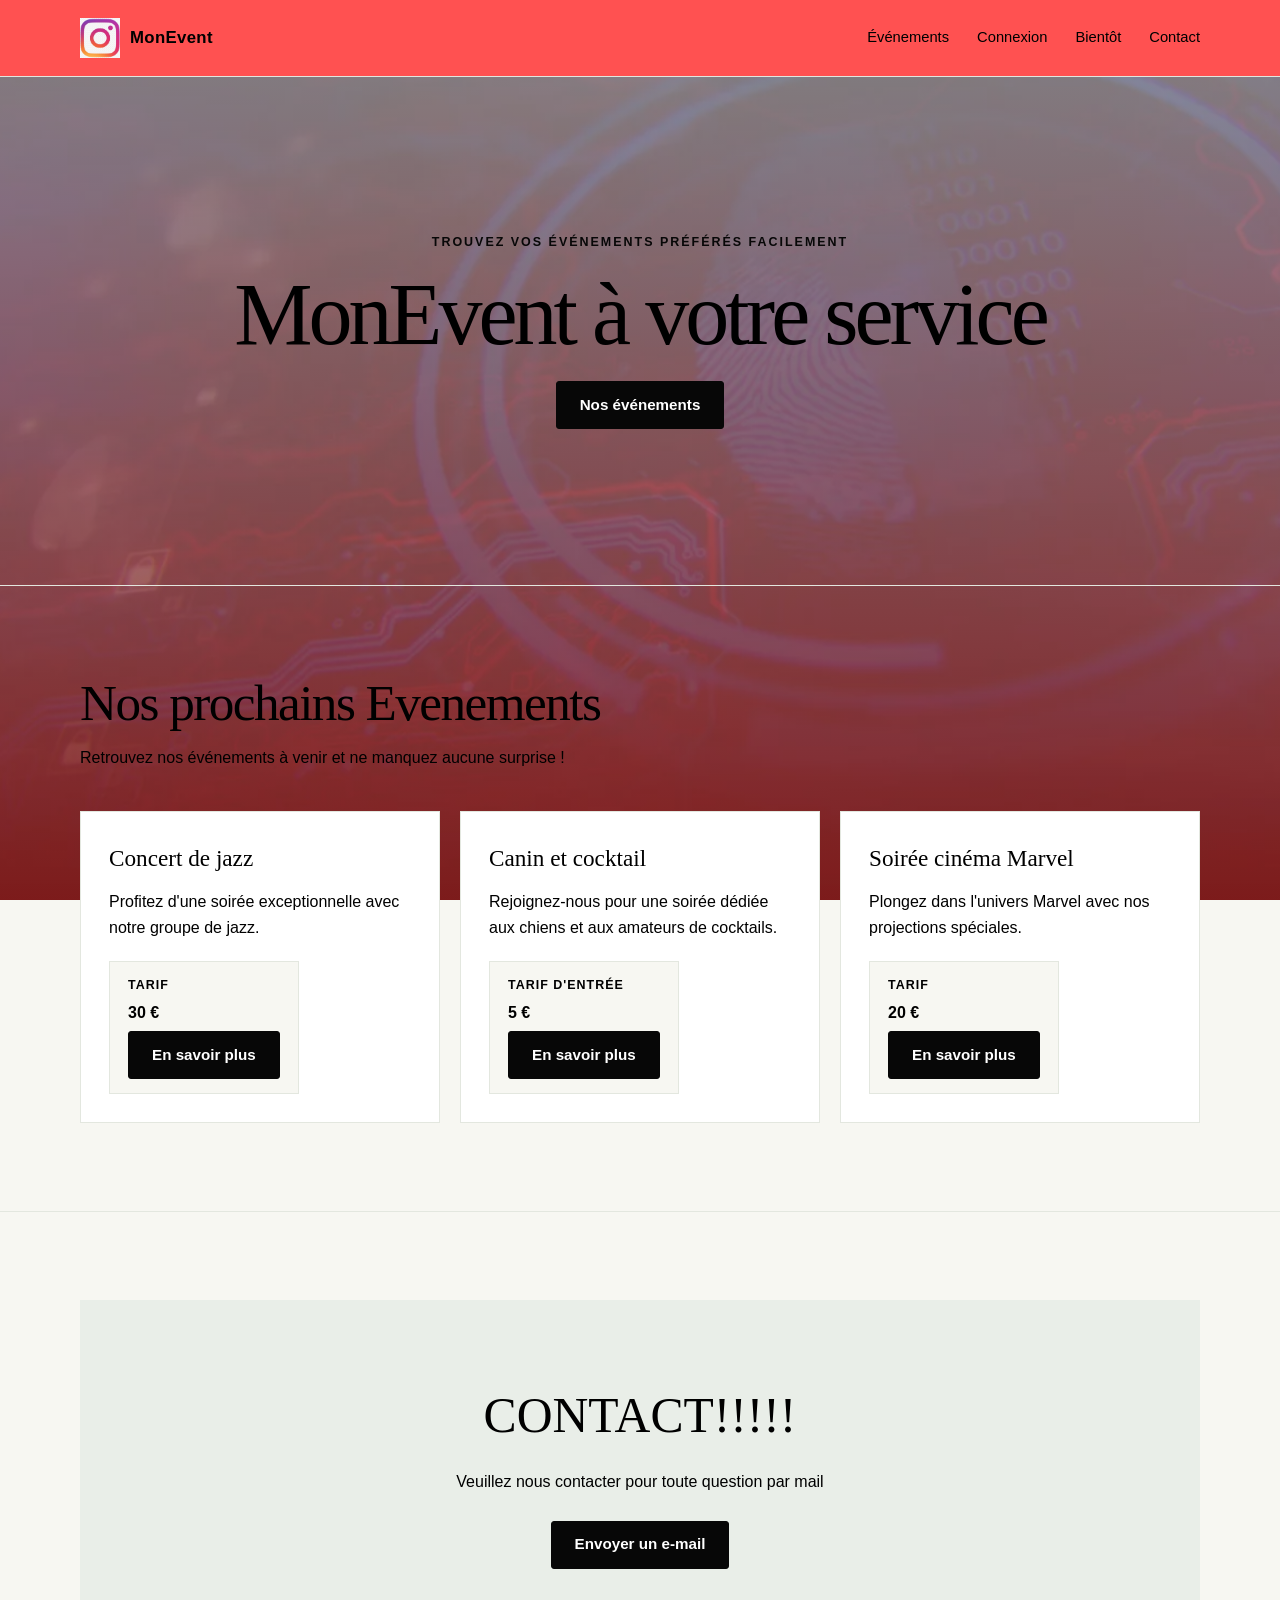
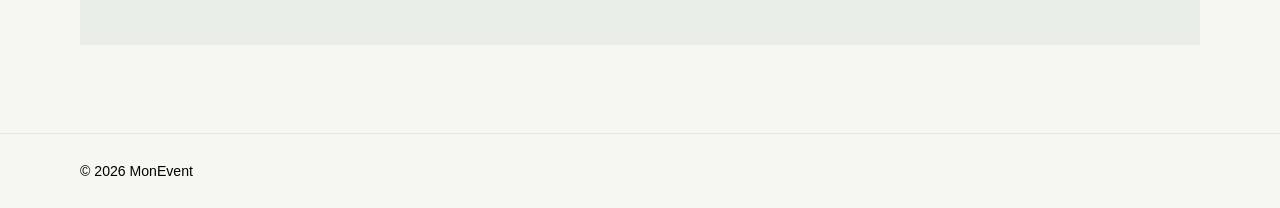
<file: MonEvent/index.html>
<!doctype html>
<html lang="fr">
<head>
  <!-- Encodage UTF-8 pour afficher correctement les accents et caractères français. -->
  <meta charset="utf-8">
  <!-- Adapte la largeur de la page à celle de l'écran, notamment sur mobile. -->
  <meta name="viewport" content="width=device-width, initial-scale=1">
  <!-- Remplacez le texte entre crochets par une description courte de votre site. -->
  <meta name="description" content="[Une courte description de votre site]">
  <!-- Texte affiché dans l'onglet du navigateur. -->
  <title>MonEvent</title>
  <!-- Charge les règles de présentation enregistrées dans le fichier CSS externe. -->
  <link rel="stylesheet" href="style.css">
</head>
<body style="--site-background-image: url('image/fond.png')">
  <!-- Fond propre à cette page : remplacez le chemin par image/nom-de-votre-image.png. -->
  <!-- En-tête : nom du site et liens vers les différentes sections de la page. -->
  <header class="site-header">
    <div class="container header-inner">
      <!-- Le logo ramène au début de la page. -->
      <a class="brand" href="#accueil" aria-label="MonEvent, accueil">
        <img src="image/instagram.png" alt="Logo Instagram">
        <span>MonEvent</span>
      </a>
      <!-- Les valeurs href (#...) correspondent aux identifiants des sections plus bas. -->
      <nav class="navigation" aria-label="Navigation principale">
        <a href="Evenements.html">Événements</a>
        <a href="http://localhost/MonEvent/guardians.php">Connexion</a>
        <a href="#Bientôt">Bientôt</a>
        <a href="#contact">Contact</a>
      </nav>
    </div>
  </header>

  <!-- Contenu principal : accueil, événements à la une et contact. -->
  <main>
    <!-- Accueil : remplacez les textes entre crochets par votre accroche, titre et bouton. -->
    <section class="hero container" id="accueil">
      <p class="eyebrow">Trouvez vos événements préférés facilement</p>
      <h1>MonEvent à votre service</h1>
      <a class="button" href="Evenements.html">Nos événements</a>
    </section>

    <!-- Aperçu des trois événements mis en avant sur la page d'accueil. -->
    <section class="section" id="Bientôt">
      <div class="container">
        <div class="section-heading">
          <h2>Nos prochains Evenements</h2>
          <p>Retrouvez nos événements à venir et ne manquez aucune surprise !</p>
        </div>
        <!-- Dupliquez ou supprimez un article si vous souhaitez modifier le nombre de rubriques. -->
        <div class="cards">
          <!-- Carte événement : modifier le titre, le descriptif et le lien pour la personnaliser. -->
          <article class="card">
            <h3>Concert de jazz</h3>
            <p>Profitez d'une soirée exceptionnelle avec notre groupe de jazz.</p>
            <aside class="info-card" aria-label="Tarif de l'événement">
              <p class="info-card-label">Tarif</p>
              <p><strong>30 €</strong></p>
              <a class="button" href="evenement/Concert-de-jazz.html">En savoir plus</a>
            </aside>
          </article>
          <!-- Carte événement : modifier le titre, le descriptif et le lien pour la personnaliser. -->
          <article class="card">
            <h3>Canin et cocktail</h3>
            <p>Rejoignez-nous pour une soirée dédiée aux chiens et aux amateurs de cocktails.</p>
            <aside class="info-card" aria-label="Tarif de l'événement">
              <p class="info-card-label">Tarif d'entrée</p>
              <p><strong>5 €</strong></p>
              <a class="button" href="evenement/Canin-et-cocktail.html">En savoir plus</a>
            </aside>
          </article>
          <!-- Carte événement : modifier le titre, le descriptif et le lien pour la personnaliser. -->
          <article class="card">
            <h3>Soirée cinéma Marvel</h3>
            <p>Plongez dans l'univers Marvel avec nos projections spéciales.</p>
            <aside class="info-card" aria-label="Tarif de l'événement">
              <p class="info-card-label">Tarif</p>
              <p><strong>20 €</strong></p>
              <a class="button" href="evenement/Cinéma.html">En savoir plus</a>
            </aside>
          </article>
        </div>
      </div>
    </section>

    <!-- Coordonnées et bouton ouvrant un nouveau courriel à l'adresse indiquée. -->
    <section class="section" id="contact">
      <div class="container">
        <div class="contact">
          <h2>CONTACT!!!!!</h2>
          <p>Veuillez nous contacter pour toute question par mail</p>
          <a class="button" href="mailto:ramoedo@guardiaschool.fr">Envoyer un e-mail</a>
        </div>
      </div>
    </section>
  </main>

  <!-- Pied de page : nom du site et mention complémentaire. -->
  <footer class="site-footer">
    <div class="container footer-inner">
      <!-- L'année est remplie automatiquement par le script ci-dessous. -->
      <p>© <span id="annee"></span> MonEvent</p>
    </div>
  </footer>

  <script>
    // Affiche l'année actuelle dans le pied de page.
    document.getElementById("annee").textContent = new Date().getFullYear();
  </script>
</body>
</html>
</file>
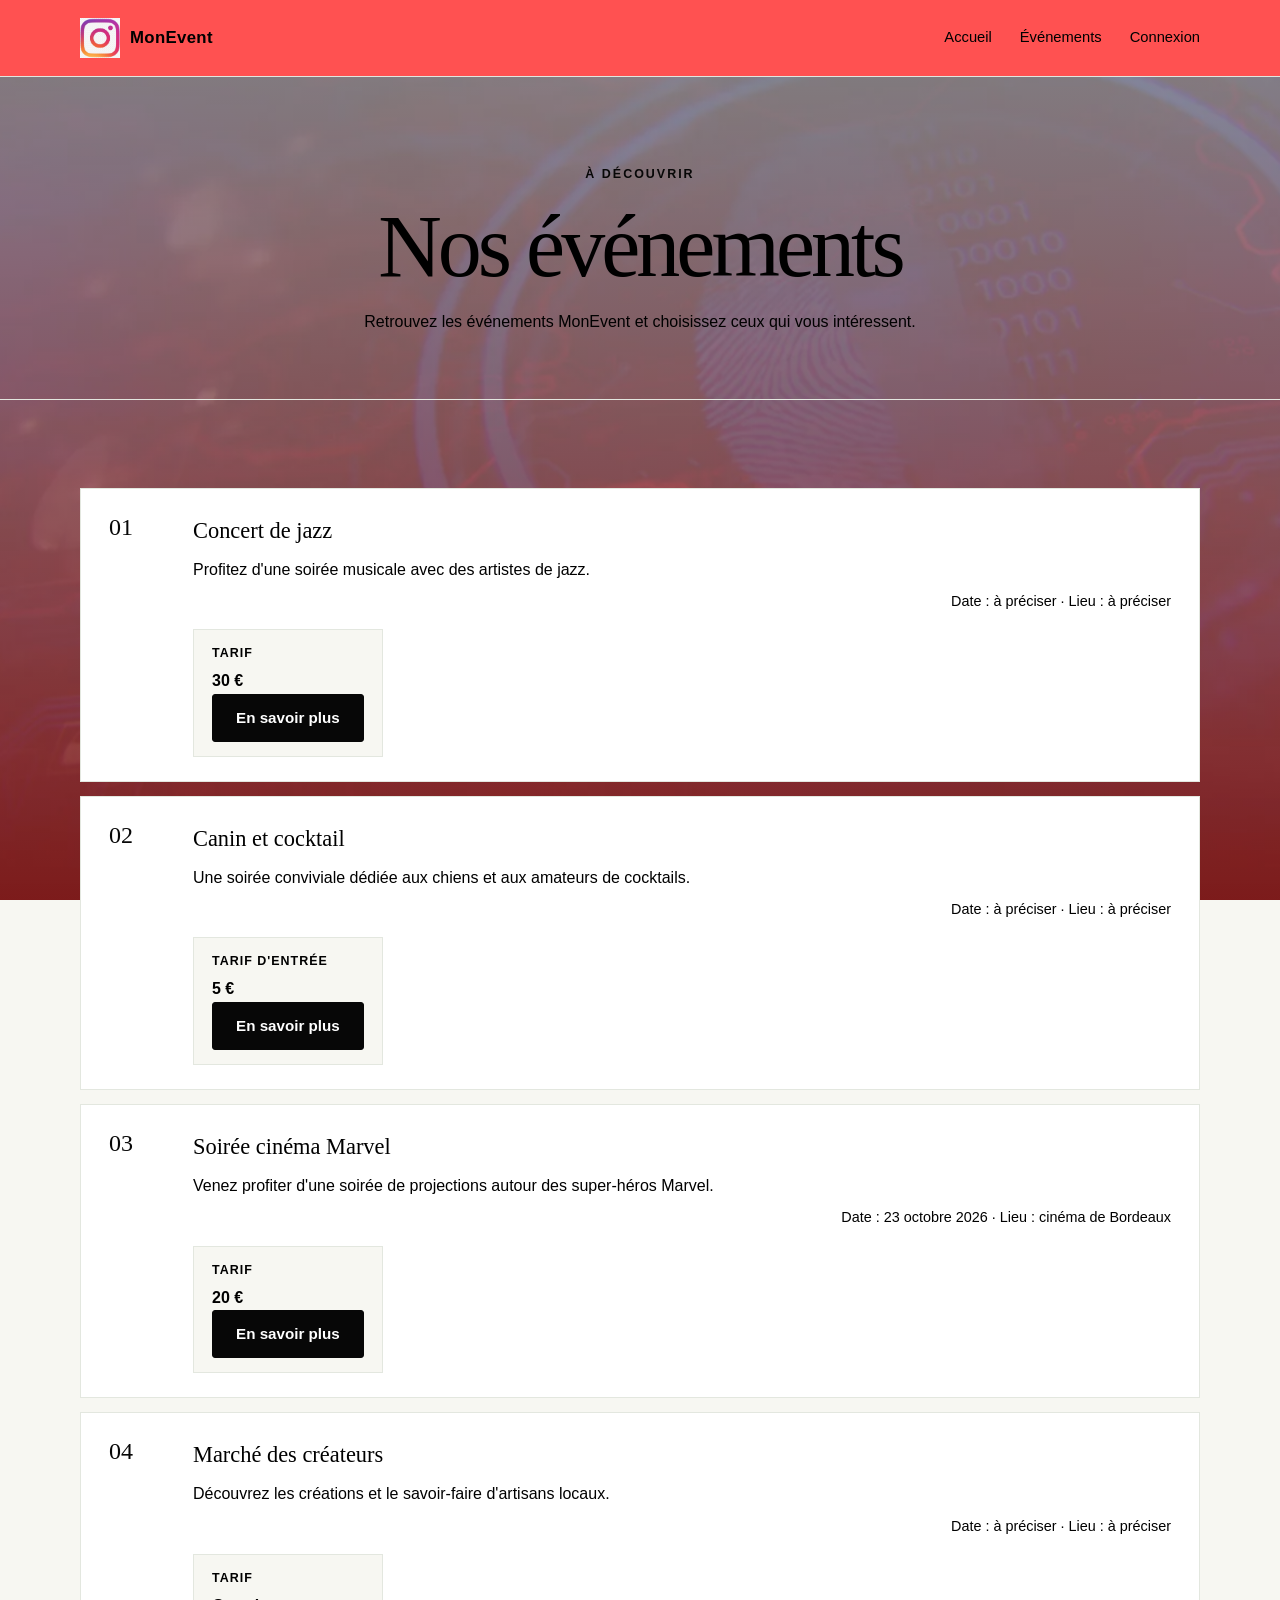
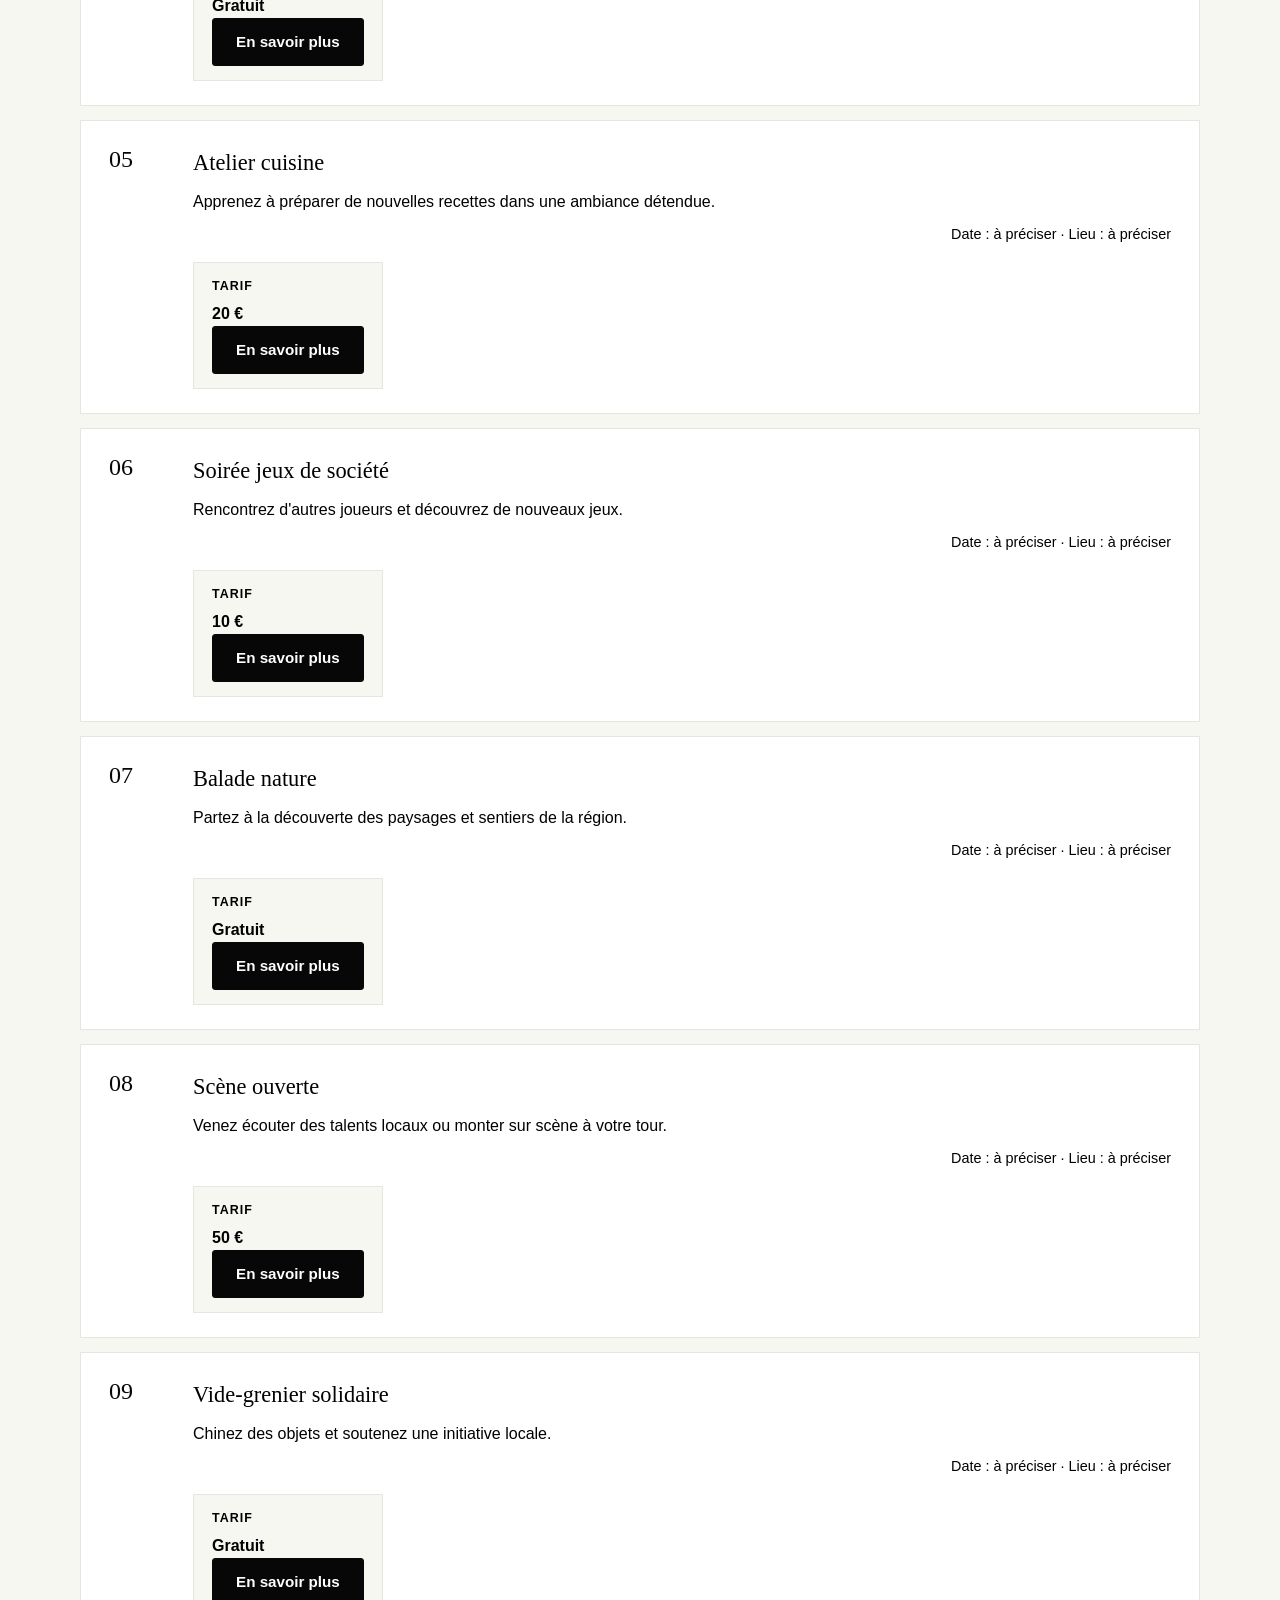
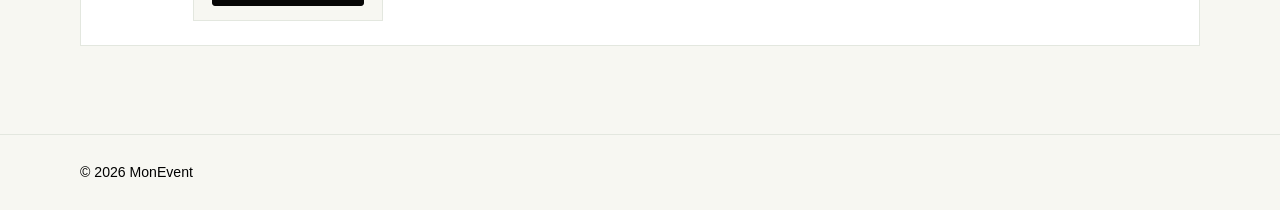
<file: MonEvent/Evenements.html>
<!doctype html>
<html lang="fr">
<head>
  <!-- Encodage pour afficher correctement les caractères français. -->
  <meta charset="utf-8">
  <!-- Permet à la page de s'adapter aux écrans mobiles. -->
  <meta name="viewport" content="width=device-width, initial-scale=1">
  <meta name="description" content="Découvrez les événements proposés par MonEvent.">
  <title>Événements - MonEvent</title>
  <!-- Utilise la même feuille de style que la page d'accueil. -->
  <link rel="stylesheet" href="style.css">
</head>
<body style="--site-background-image: url('image/fond.png')">
  <!-- Fond propre à cette page : remplacez le chemin par image/nom-de-votre-image.png. -->
  <!-- En-tête et navigation vers les autres pages du site. -->
  <header class="site-header">
    <div class="container header-inner">
      <a class="brand" href="index.html#accueil" aria-label="MonEvent, accueil">
        <img src="image/instagram.png" alt="Logo Instagram">
        <span>MonEvent</span>
      </a>
      <nav class="navigation" aria-label="Navigation principale">
        <a href="index.html">Accueil</a>
        <a href="Evenements.html" aria-current="page">Événements</a>
        <a href="login.php">Connexion</a>
      </nav>
    </div>
  </header>

  <main>
    <!-- Titre et courte introduction de la page des événements. -->
    <section class="event-page-heading container">
      <p class="eyebrow">À découvrir</p>
      <h1>Nos événements</h1>
      <p>Retrouvez les événements MonEvent et choisissez ceux qui vous intéressent.</p>
    </section>

    <!-- Liste de neuf événements : personnalisez les titres, dates, lieux et descriptions. -->
    <section class="section event-section" id="evenements" aria-label="Liste des événements">
      <ol class="event-list container">
        <!-- Chaque ligne présente un événement, ses infos pratiques et sa page détaillée. -->
        <li class="event-item">
          <div class="event-number" aria-hidden="true">01</div>
          <div class="event-details">
            <h2>Concert de jazz</h2>
            <p>Profitez d'une soirée musicale avec des artistes de jazz.</p>
            <p class="event-meta">Date : à préciser <span aria-hidden="true">·</span> Lieu : à préciser</p>
            <!-- Encadré récapitulatif du tarif annoncé. -->
            <aside class="info-card" aria-label="Tarif de l'événement">
              <p class="info-card-label">Tarif</p>
              <p><strong>30 €</strong></p>
              <a class="button" href="evenement/Concert-de-jazz.html">En savoir plus</a>
            </aside>
            
          </div>
        </li>
        <li class="event-item">
          <div class="event-number" aria-hidden="true">02</div>
          <div class="event-details">
            <!-- Fiche 02 : soirée Canin et cocktail. -->
            <h2>Canin et cocktail</h2>
            <p>Une soirée conviviale dédiée aux chiens et aux amateurs de cocktails.</p>
            <p class="event-meta">Date : à préciser <span aria-hidden="true">·</span> Lieu : à préciser</p>
            <aside class="info-card" aria-label="Tarif de l'événement">
              <p class="info-card-label">Tarif d'entrée</p>
              <p><strong>5 €</strong></p>
              <a class="button" href="evenement/Canin-et-cocktail.html">En savoir plus</a>
            </aside>
          </div>
        </li>
        <li class="event-item">
          <div class="event-number" aria-hidden="true">03</div>
          <div class="event-details">
            <!-- Fiche 03 : soirée cinéma Marvel. -->
            <h2>Soirée cinéma Marvel</h2>
            <p>Venez profiter d'une soirée de projections autour des super-héros Marvel.</p>
            <p class="event-meta">Date : <time datetime="2026-10-23">23 octobre 2026</time> <span aria-hidden="true">·</span> Lieu : cinéma de Bordeaux</p>
            <aside class="info-card" aria-label="Tarif de l'événement">
              <p class="info-card-label">Tarif</p>
              <p><strong>20 €</strong></p>
              <a class="button" href="evenement/Cinéma.html">En savoir plus</a>
            </aside>
          </div>
        </li>
        <li class="event-item">
          <div class="event-number" aria-hidden="true">04</div>
          <div class="event-details">
            <!-- Fiche 04 : marché des créateurs. -->
            <h2>Marché des créateurs</h2>
            <p>Découvrez les créations et le savoir-faire d'artisans locaux.</p>
            <p class="event-meta">Date : à préciser <span aria-hidden="true">·</span> Lieu : à préciser</p>
            <aside class="info-card" aria-label="Tarif de l'événement">
              <p class="info-card-label">Tarif</p>
              <p><strong>Gratuit</strong></p>
              <a class="button" href="evenement/Marché-des-créateurs.html">En savoir plus</a>
            </aside>
          </div>
        </li>
        <li class="event-item">
          <div class="event-number" aria-hidden="true">05</div>
          <div class="event-details">
            <!-- Fiche 05 : atelier cuisine. -->
            <h2>Atelier cuisine</h2>
            <p>Apprenez à préparer de nouvelles recettes dans une ambiance détendue.</p>
            <p class="event-meta">Date : à préciser <span aria-hidden="true">·</span> Lieu : à préciser</p>
            <aside class="info-card" aria-label="Tarif de l'événement">
              <p class="info-card-label">Tarif</p>
              <p><strong>20 €</strong></p>
              <a class="button" href="evenement/Atelier-cuisine.html">En savoir plus</a>
            </aside>
          </div>
        </li>
        <li class="event-item">
          <div class="event-number" aria-hidden="true">06</div>
          <div class="event-details">
            <!-- Fiche 06 : soirée jeux de société. -->
            <h2>Soirée jeux de société</h2>
            <p>Rencontrez d'autres joueurs et découvrez de nouveaux jeux.</p>
            <p class="event-meta">Date : à préciser <span aria-hidden="true">·</span> Lieu : à préciser</p>
            <aside class="info-card" aria-label="Tarif de l'événement">
              <p class="info-card-label">Tarif</p>
              <p><strong>10 €</strong></p>
              <a class="button" href="evenement/Soirée-jeux-de-société.html">En savoir plus</a>
            </aside>
          </div>
        </li>
        <li class="event-item">
          <div class="event-number" aria-hidden="true">07</div>
          <div class="event-details">
            <!-- Fiche 07 : balade nature. -->
            <h2>Balade nature</h2>
            <p>Partez à la découverte des paysages et sentiers de la région.</p>
            <p class="event-meta">Date : à préciser <span aria-hidden="true">·</span> Lieu : à préciser</p>
            <aside class="info-card" aria-label="Tarif de l'événement">
              <p class="info-card-label">Tarif</p>
              <p><strong>Gratuit</strong></p>
              <a class="button" href="evenement/Balade-nature.html">En savoir plus</a>
            </aside>
          </div>
        </li>
        <li class="event-item">
          <div class="event-number" aria-hidden="true">08</div>
          <div class="event-details">
            <!-- Fiche 08 : scène ouverte. -->
            <h2>Scène ouverte</h2>
            <p>Venez écouter des talents locaux ou monter sur scène à votre tour.</p>
            <p class="event-meta">Date : à préciser <span aria-hidden="true">·</span> Lieu : à préciser</p>
            <aside class="info-card" aria-label="Tarif de l'événement">
              <p class="info-card-label">Tarif</p>
              <p><strong>50 €</strong></p>
              <a class="button" href="evenement/Scène-ouverte.html">En savoir plus</a>
            </aside>
          </div>
        </li>
        <li class="event-item">
          <div class="event-number" aria-hidden="true">09</div>
          <div class="event-details">
            <!-- Fiche 09 : vide-grenier solidaire. -->
            <h2>Vide-grenier solidaire</h2>
            <p>Chinez des objets et soutenez une initiative locale.</p>
            <p class="event-meta">Date : à préciser <span aria-hidden="true">·</span> Lieu : à préciser</p>
            <aside class="info-card" aria-label="Tarif de l'événement">
              <p class="info-card-label">Tarif</p>
              <p><strong>Gratuit</strong></p>
              <a class="button" href="evenement/Vide-grenier-solidaire.html">En savoir plus</a>
            </aside>
          </div>
        </li>
      </ol>
    </section>
  </main>

  <!-- Pied de page avec l'année mise à jour automatiquement. -->
  <!-- Pied de page commun au site. -->
  <footer class="site-footer">
    <div class="container footer-inner">
      <p>© <span id="annee"></span> MonEvent</p>
    </div>
  </footer>

  <script>
    // Affiche l'année actuelle dans le pied de page.
    document.getElementById("annee").textContent = new Date().getFullYear();
  </script>
</body>
</html>
</file>
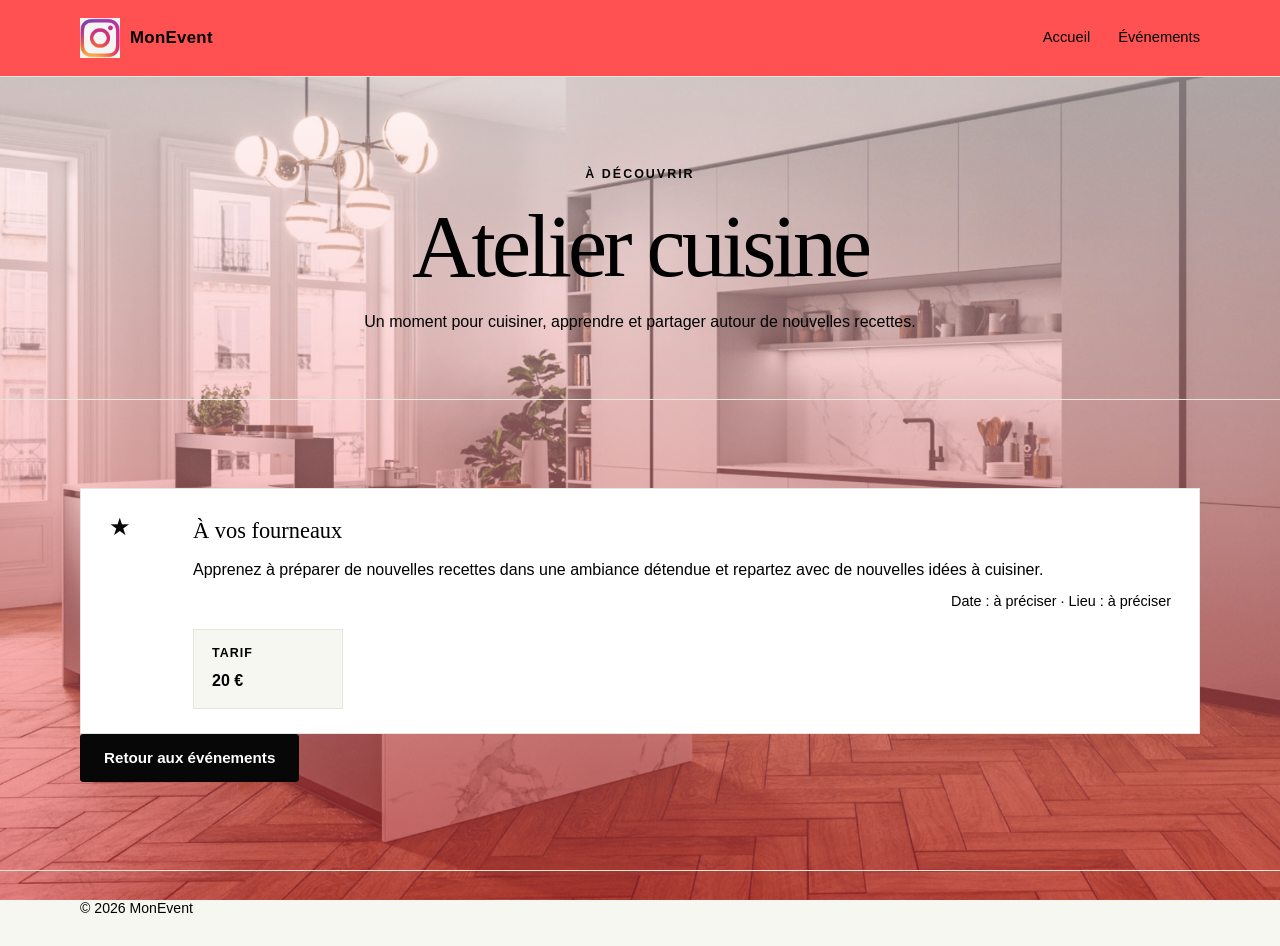
<file: MonEvent/evenement/Atelier-cuisine.html>
<!doctype html>
<html lang="fr">
<head>
  <!-- Paramètres de la page : encodage, affichage mobile, description, titre et feuille de style. -->
  <meta charset="utf-8">
  <meta name="viewport" content="width=device-width, initial-scale=1">
  <meta name="description" content="Découvrez l'atelier cuisine proposé par MonEvent.">
  <title>Atelier cuisine - MonEvent</title>
  <link rel="stylesheet" href="../style.css">
</head>
<body style="--site-background-image: url('image/atelier-cuisine.png')">
  <!-- Fond personnalisable : chemin relatif au fichier style.css, dans le dossier image/. -->
  <!-- En-tête commun : identité du site et accès aux pages principales. -->
  <header class="site-header">
    <div class="container header-inner">
      <a class="brand" href="../index.html#accueil" aria-label="MonEvent, accueil">
        <img src="../image/instagram.png" alt="Logo Instagram">
        <span>MonEvent</span>
      </a>
      <!-- Navigation principale : retour à l'accueil ou à la liste complète. -->
      <nav class="navigation" aria-label="Navigation principale">
        <a href="../index.html">Accueil</a>
        <a href="../Evenements.html" aria-current="page">Événements</a>
      </nav>
    </div>
  </header>
  <!-- Contenu propre à cet événement. -->
  <main>
    <!-- Titre et présentation courte de l'événement. -->
    <section class="event-page-heading container">
      <p class="eyebrow">À découvrir</p>
      <h1>Atelier cuisine</h1>
      <p>Un moment pour cuisiner, apprendre et partager autour de nouvelles recettes.</p>
    </section>
    <!-- Détails pratiques : description, date, lieu et tarif. -->
    <section class="section event-section" aria-label="Informations sur l'événement">
      <div class="container">
        <!-- Fiche récapitulative de l'événement. -->
        <article class="event-item">
          <div class="event-number" aria-hidden="true">★</div>
          <div class="event-details">
            <h2>À vos fourneaux</h2>
            <p>Apprenez à préparer de nouvelles recettes dans une ambiance détendue et repartez avec de nouvelles idées à cuisiner.</p>
            <!-- Date et lieu restent à préciser tant qu'ils ne sont pas communiqués. -->
            <p class="event-meta">Date : à préciser <span aria-hidden="true">·</span> Lieu : à préciser</p>
            <!-- Encadré affichant le prix annoncé. -->
            <aside class="info-card" aria-label="Tarif de l'événement">
              <p class="info-card-label">Tarif</p>
              <p><strong>20 €</strong></p>
            </aside>
          </div>
        </article>
        <!-- Lien de retour à la liste des événements. -->
        <a class="button" href="../Evenements.html">Retour aux événements</a>
      </div>
    </section>
  </main>
  <!-- Pied de page commun au site. -->
  <footer class="site-footer">
    <div class="container footer-inner"><p>© <span id="annee"></span> MonEvent</p></div>
  </footer>
  <!-- Met automatiquement l'année actuelle dans le pied de page. -->
  <script>document.getElementById("annee").textContent = new Date().getFullYear();</script>
</body>
</html>
</file>
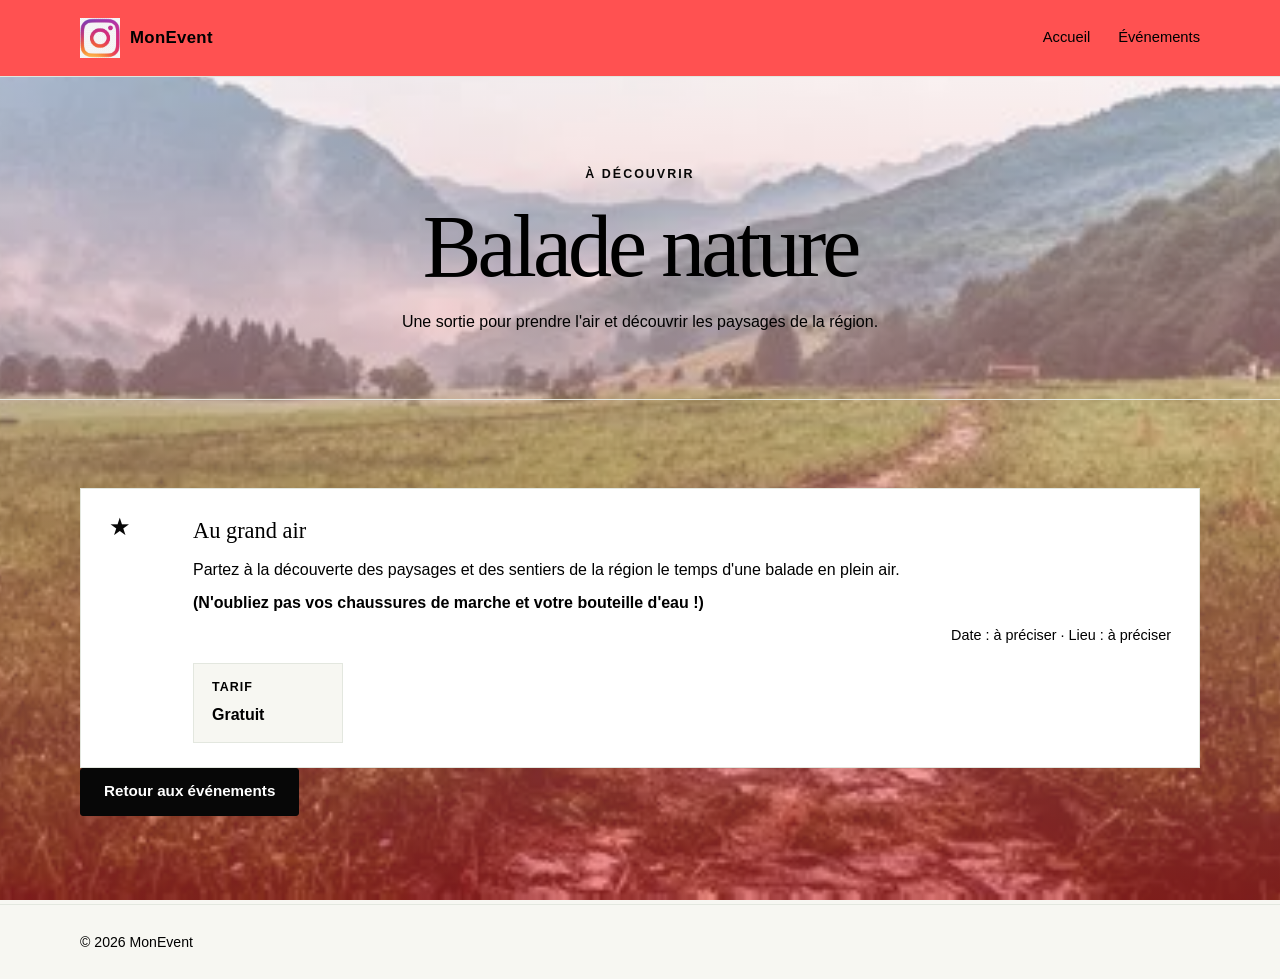
<file: MonEvent/evenement/Balade-nature.html>
<!doctype html>
<html lang="fr">
<head>
  <!-- Paramètres de la page : encodage, affichage mobile, description, titre et feuille de style. -->
  <meta charset="utf-8">
  <meta name="viewport" content="width=device-width, initial-scale=1">
  <meta name="description" content="Découvrez la balade nature proposée par MonEvent.">
  <title>Balade nature - MonEvent</title>
  <link rel="stylesheet" href="../style.css">
</head>
<body style="--site-background-image: url('image/balade-nature.png')">
  <!-- Fond personnalisable : chemin relatif au fichier style.css, dans le dossier image/. -->
  <!-- En-tête commun : identité du site et accès aux pages principales. -->
  <header class="site-header">
    <div class="container header-inner">
      <a class="brand" href="../index.html#accueil" aria-label="MonEvent, accueil">
        <img src="../image/instagram.png" alt="Logo Instagram">
        <span>MonEvent</span>
      </a>
      <!-- Navigation principale : retour à l'accueil ou à la liste complète. -->
      <nav class="navigation" aria-label="Navigation principale">
        <a href="../index.html">Accueil</a>
        <a href="../Evenements.html" aria-current="page">Événements</a>
      </nav>
    </div>
  </header>
  <!-- Contenu propre à cet événement. -->
  <main>
    <!-- Titre et présentation courte de l'événement. -->
    <section class="event-page-heading container">
      <p class="eyebrow">À découvrir</p>
      <h1>Balade nature</h1>
      <p>Une sortie pour prendre l'air et découvrir les paysages de la région.</p>
    </section>
    <!-- Détails pratiques : description, date, lieu et tarif. -->
    <section class="section event-section" aria-label="Informations sur l'événement">
      <div class="container">
        <!-- Fiche récapitulative de l'événement. -->
        <article class="event-item">
          <div class="event-number" aria-hidden="true">★</div>
          <div class="event-details">
            <h2>Au grand air</h2>
            <p>Partez à la découverte des paysages et des sentiers de la région le temps d'une balade en plein air.</p>
            <p><strong>(N'oubliez pas vos chaussures de marche et votre bouteille d'eau !)</strong></p>
            <!-- Date et lieu restent à préciser tant qu'ils ne sont pas communiqués. -->
            <p class="event-meta">Date : à préciser <span aria-hidden="true">·</span> Lieu : à préciser</p>
            <!-- Encadré affichant le prix annoncé. -->
            <aside class="info-card" aria-label="Tarif de l'événement">
              <p class="info-card-label">Tarif</p>
              <p><strong>Gratuit</strong></p>
            </aside>
          </div>
        </article>
        <!-- Lien de retour à la liste des événements. -->
        <a class="button" href="../Evenements.html">Retour aux événements</a>
      </div>
    </section>
  </main>
  <!-- Pied de page commun au site. -->
  <footer class="site-footer">
    <div class="container footer-inner"><p>© <span id="annee"></span> MonEvent</p></div>
  </footer>
  <!-- Met automatiquement l'année actuelle dans le pied de page. -->
  <script>document.getElementById("annee").textContent = new Date().getFullYear();</script>
</body>
</html>
</file>
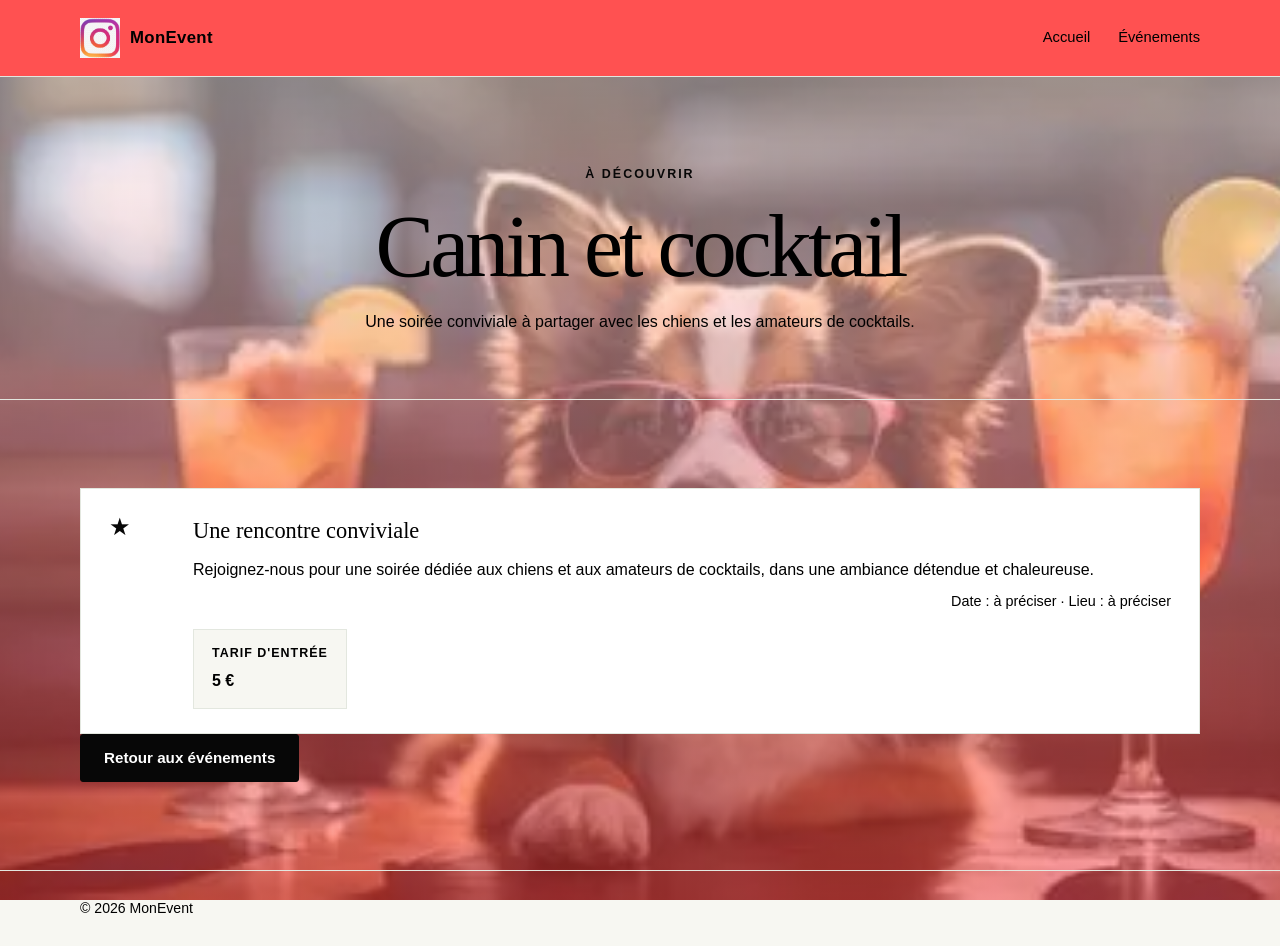
<file: MonEvent/evenement/Canin-et-cocktail.html>
<!doctype html>
<html lang="fr">
<head>
  <!-- Paramètres de la page : encodage, affichage mobile, description, titre et feuille de style. -->
  <meta charset="utf-8">
  <meta name="viewport" content="width=device-width, initial-scale=1">
  <meta name="description" content="Découvrez la soirée Canin et cocktail proposée par MonEvent.">
  <title>Canin et cocktail - MonEvent</title>
  <link rel="stylesheet" href="../style.css">
</head>
<body style="--site-background-image: url('image/canin-cocktail.png')">
  <!-- Fond personnalisable : chemin relatif au fichier style.css, dans le dossier image/. -->
  <!-- En-tête commun : identité du site et accès aux pages principales. -->
  <header class="site-header">
    <div class="container header-inner">
      <a class="brand" href="../index.html#accueil" aria-label="MonEvent, accueil">
        <img src="../image/instagram.png" alt="Logo Instagram">
        <span>MonEvent</span>
      </a>
      <!-- Navigation principale : retour à l'accueil ou à la liste complète. -->
      <nav class="navigation" aria-label="Navigation principale">
        <a href="../index.html">Accueil</a>
        <a href="../Evenements.html" aria-current="page">Événements</a>
      </nav>
    </div>
  </header>
  <!-- Contenu propre à cet événement. -->
  <main>
    <!-- Titre et présentation courte de l'événement. -->
    <section class="event-page-heading container">
      <p class="eyebrow">À découvrir</p>
      <h1>Canin et cocktail</h1>
      <p>Une soirée conviviale à partager avec les chiens et les amateurs de cocktails.</p>
    </section>
    <!-- Détails pratiques : description, date, lieu et tarif. -->
    <section class="section event-section" aria-label="Informations sur l'événement">
      <div class="container">
        <!-- Fiche récapitulative de l'événement. -->
        <article class="event-item">
          <div class="event-number" aria-hidden="true">★</div>
          <div class="event-details">
            <h2>Une rencontre conviviale</h2>
            <p>Rejoignez-nous pour une soirée dédiée aux chiens et aux amateurs de cocktails, dans une ambiance détendue et chaleureuse.</p>
            <!-- Date et lieu restent à préciser tant qu'ils ne sont pas communiqués. -->
            <p class="event-meta">Date : à préciser <span aria-hidden="true">·</span> Lieu : à préciser</p>
            <!-- Encadré affichant le prix annoncé. -->
            <aside class="info-card" aria-label="Tarif de l'événement">
              <p class="info-card-label">Tarif d'entrée</p>
              <p><strong>5 €</strong></p>
            </aside>
          </div>
        </article>
        <!-- Lien de retour à la liste des événements. -->
        <a class="button" href="../Evenements.html">Retour aux événements</a>
      </div>
    </section>
  </main>
  <!-- Pied de page commun au site. -->
  <footer class="site-footer">
    <div class="container footer-inner"><p>© <span id="annee"></span> MonEvent</p></div>
  </footer>
  <!-- Met automatiquement l'année actuelle dans le pied de page. -->
  <script>document.getElementById("annee").textContent = new Date().getFullYear();</script>
</body>
</html>
</file>
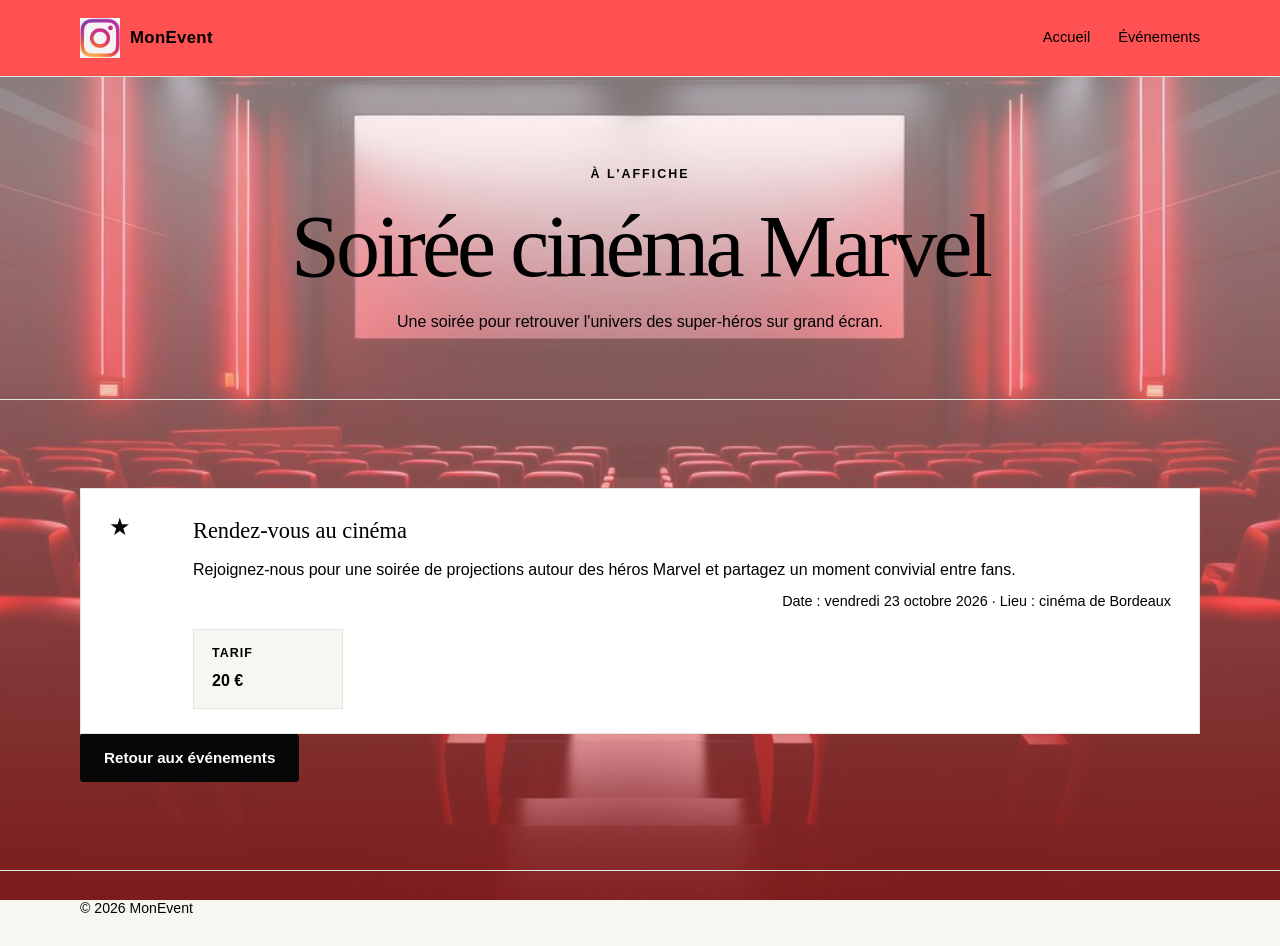
<file: MonEvent/evenement/Cinéma.html>
<!doctype html>
<html lang="fr">
<head>
  <!-- Paramètres de la page : encodage, affichage mobile, description, titre et feuille de style. -->
  <meta charset="utf-8">
  <meta name="viewport" content="width=device-width, initial-scale=1">
  <meta name="description" content="Découvrez la soirée cinéma Marvel du 23 octobre 2026 au cinéma de Bordeaux.">
  <title>Soirée cinéma Marvel - MonEvent</title>
  <link rel="stylesheet" href="../style.css">
</head>
<body style="--site-background-image: url('image/cinéma.png')">
  <!-- Fond personnalisable : chemin relatif au fichier style.css, dans le dossier image/. -->
  <!-- En-tête commun : identité du site et accès aux pages principales. -->
  <header class="site-header">
    <div class="container header-inner">
      <a class="brand" href="../index.html#accueil" aria-label="MonEvent, accueil">
        <img src="../image/instagram.png" alt="Logo Instagram">
        <span>MonEvent</span>
      </a>
      <!-- Navigation principale : retour à l'accueil ou à la liste complète. -->
      <nav class="navigation" aria-label="Navigation principale">
        <a href="../index.html">Accueil</a>
        <a href="../Evenements.html" aria-current="page">Événements</a>
      </nav>
    </div>
  </header>
  <!-- Contenu propre à la soirée cinéma. -->
  <main>
    <!-- Titre et présentation courte de l'événement. -->
    <section class="event-page-heading container">
      <p class="eyebrow">À l'affiche</p>
      <h1>Soirée cinéma Marvel</h1>
      <p>Une soirée pour retrouver l'univers des super-héros sur grand écran.</p>
    </section>

    <!-- Détails pratiques : description, date, lieu et tarif. -->
    <section class="section event-section" aria-label="Informations sur l'événement">
      <div class="container">
        <!-- Fiche récapitulative de l'événement. -->
        <article class="event-item">
          <div class="event-number" aria-hidden="true">★</div>
          <div class="event-details">
            <h2>Rendez-vous au cinéma</h2>
            <p>Rejoignez-nous pour une soirée de projections autour des héros Marvel et partagez un moment convivial entre fans.</p>
            <!-- Date et lieu confirmés pour la soirée cinéma. -->
            <p class="event-meta">
              Date : <time datetime="2026-10-23">vendredi 23 octobre 2026</time>
              <span aria-hidden="true">·</span>
              Lieu : cinéma de Bordeaux
            </p>
            <!-- Encadré affichant le prix annoncé. -->
            <aside class="info-card" aria-label="Tarif de l'événement">
              <p class="info-card-label">Tarif</p>
              <p><strong>20 €</strong></p>
            </aside>
          </div>
        </article>
        <!-- Lien de retour à la liste des événements. -->
        <a class="button" href="../Evenements.html">Retour aux événements</a>
      </div>
    </section>
  </main>

  <!-- Pied de page commun au site. -->
  <footer class="site-footer">
    <div class="container footer-inner">
      <p>© <span id="annee"></span> MonEvent</p>
    </div>
  </footer>

  <!-- Met automatiquement l'année actuelle dans le pied de page. -->
  <script>
    document.getElementById("annee").textContent = new Date().getFullYear();
  </script>
</body>
</html>
</file>
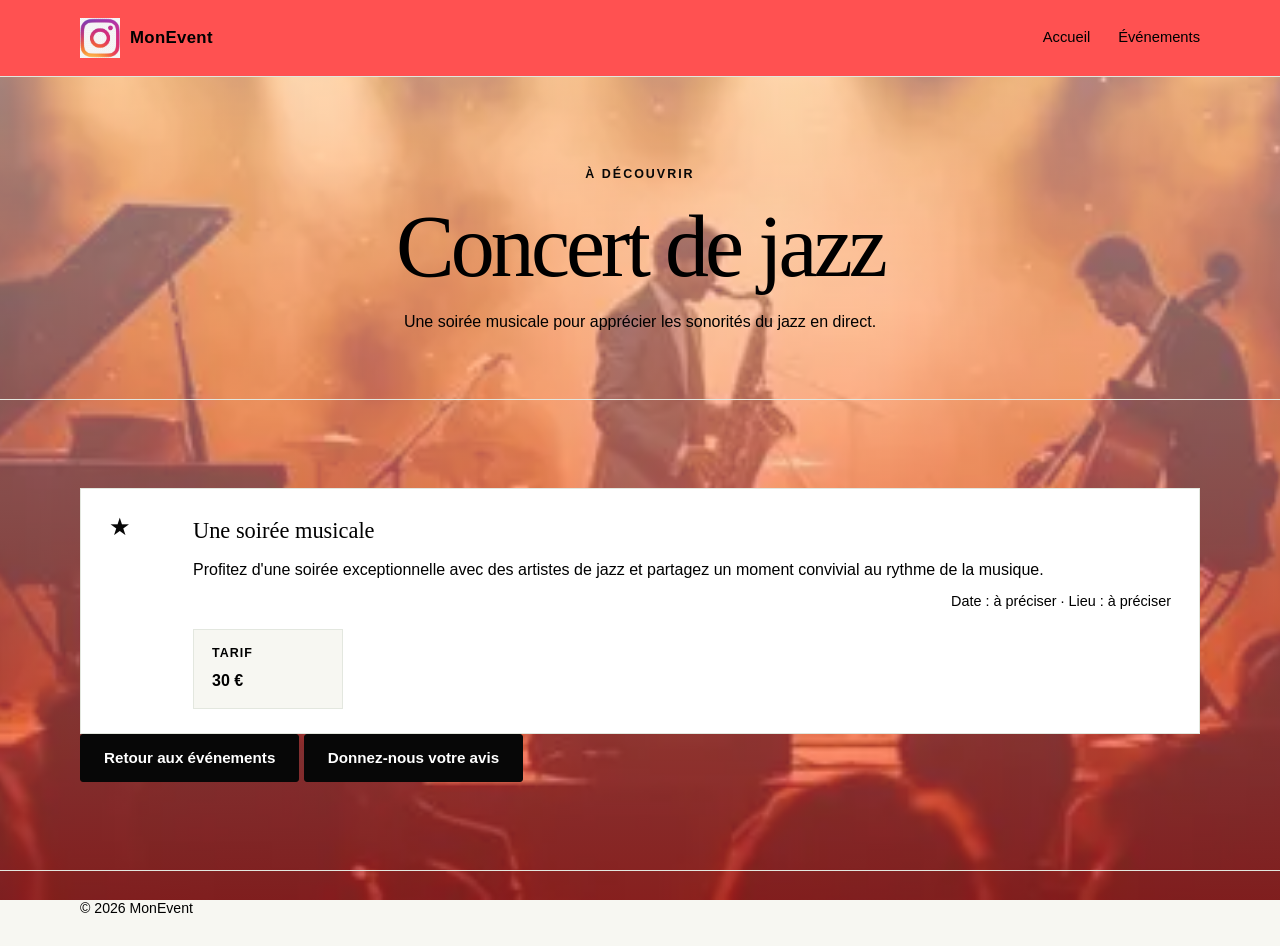
<file: MonEvent/evenement/Concert-de-jazz.html>
<!doctype html>
<html lang="fr">
<head>
  <!-- Paramètres de la page : encodage, affichage mobile, description, titre et feuille de style. -->
  <meta charset="utf-8">
  <meta name="viewport" content="width=device-width, initial-scale=1">
  <meta name="description" content="Découvrez le concert de jazz proposé par MonEvent.">
  <title>Concert de jazz - MonEvent</title>
  <link rel="stylesheet" href="../style.css">
</head>
<body style="--site-background-image: url('image/concert-jazz.png')">
  <!-- Fond personnalisable : chemin relatif au fichier style.css, dans le dossier image/. -->
  <!-- En-tête commun : identité du site et accès aux pages principales. -->
  <header class="site-header">
    <div class="container header-inner">
      <a class="brand" href="../index.html#accueil" aria-label="MonEvent, accueil">
        <img src="../image/instagram.png" alt="Logo Instagram">
        <span>MonEvent</span>
      </a>
      <!-- Navigation principale : retour à l'accueil ou à la liste complète. -->
      <nav class="navigation" aria-label="Navigation principale">
        <a href="../index.html">Accueil</a>
        <a href="../Evenements.html" aria-current="page">Événements</a>
      </nav>
    </div>
  </header>
  <!-- Contenu propre à cet événement. -->
  <main>
    <!-- Titre et présentation courte de l'événement. -->
    <section class="event-page-heading container">
      <p class="eyebrow">À découvrir</p>
      <h1>Concert de jazz</h1>
      <p>Une soirée musicale pour apprécier les sonorités du jazz en direct.</p>
    </section>
    <!-- Détails pratiques : description, date, lieu et tarif. -->
    <section class="section event-section" aria-label="Informations sur l'événement">
      <div class="container">
        <!-- Fiche récapitulative de l'événement. -->
        <article class="event-item">
          <div class="event-number" aria-hidden="true">★</div>
          <div class="event-details">
            <h2>Une soirée musicale</h2>
            <p>Profitez d'une soirée exceptionnelle avec des artistes de jazz et partagez un moment convivial au rythme de la musique.</p>
            <!-- Date et lieu restent à préciser tant qu'ils ne sont pas communiqués. -->
            <p class="event-meta">Date : à préciser <span aria-hidden="true">·</span> Lieu : à préciser</p>
            <!-- Encadré affichant le prix annoncé. -->
            <aside class="info-card" aria-label="Tarif de l'événement">
              <p class="info-card-label">Tarif</p>
              <p><strong>30 €</strong></p>
            </aside>
          </div>
        </article>
        <!-- Lien de retour à la liste des événements. -->
        <a class="button" href="../Evenements.html">Retour aux événements</a>
        <a class="button" href="../avis.php">Donnez-nous votre avis</a>
      </div>
    </section>
  </main>
  <!-- Pied de page commun au site. -->
  <footer class="site-footer">
    <div class="container footer-inner"><p>© <span id="annee"></span> MonEvent</p></div>
  </footer>
  <!-- Met automatiquement l'année actuelle dans le pied de page. -->
  <script>document.getElementById("annee").textContent = new Date().getFullYear();</script>
</body>
</html>
</file>
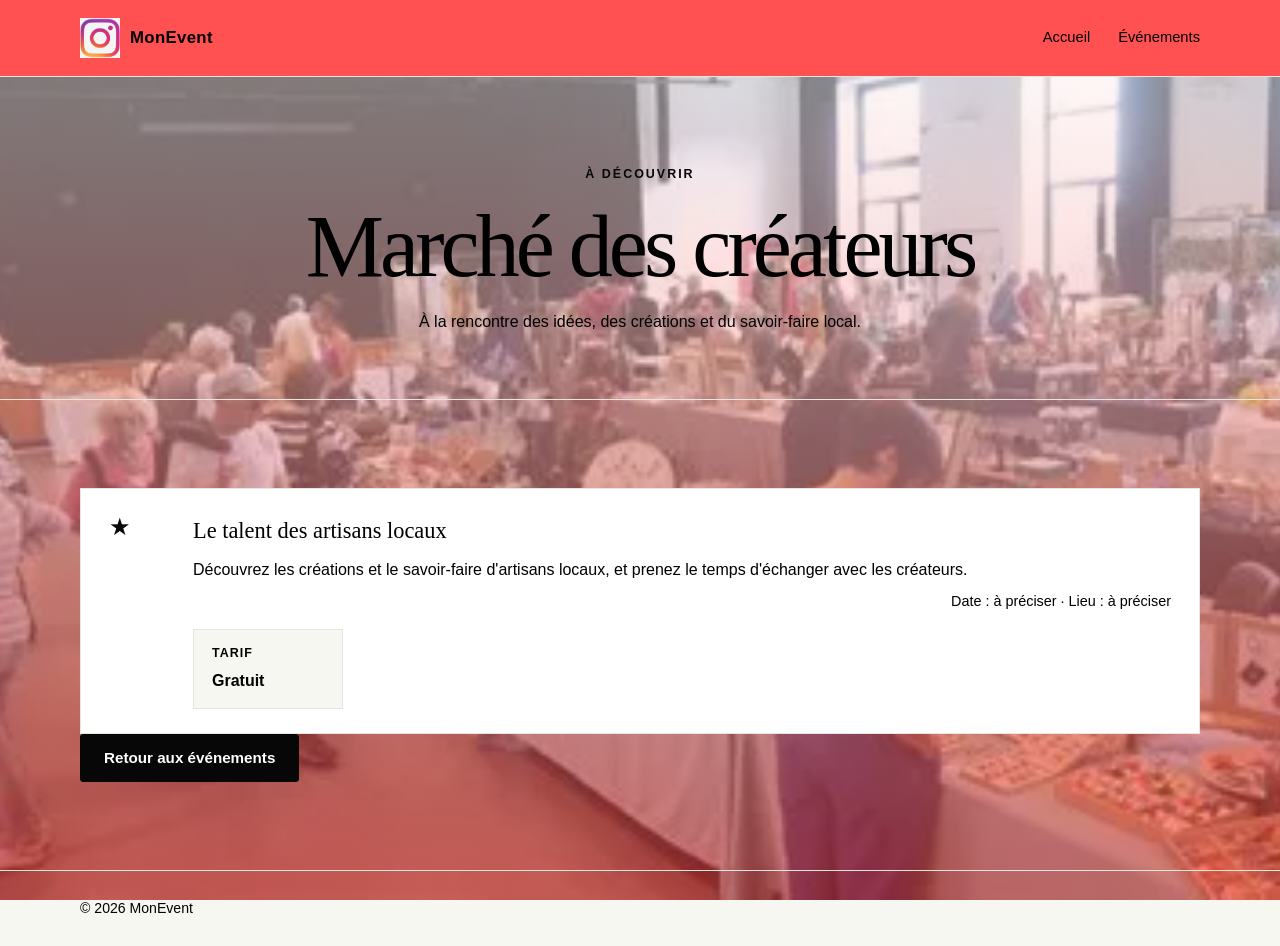
<file: MonEvent/evenement/Marché-des-créateurs.html>
<!doctype html>
<html lang="fr">
<head>
  <!-- Paramètres de la page : encodage, affichage mobile, description, titre et feuille de style. -->
  <meta charset="utf-8">
  <meta name="viewport" content="width=device-width, initial-scale=1">
  <meta name="description" content="Découvrez le marché des créateurs proposé par MonEvent.">
  <title>Marché des créateurs - MonEvent</title>
  <link rel="stylesheet" href="../style.css">
</head>
<body style="--site-background-image: url('image/marché-créateurs.png')">
  <!-- Fond personnalisable : chemin relatif au fichier style.css, dans le dossier image/. -->
  <!-- En-tête commun : identité du site et accès aux pages principales. -->
  <header class="site-header">
    <div class="container header-inner">
      <a class="brand" href="../index.html#accueil" aria-label="MonEvent, accueil">
        <img src="../image/instagram.png" alt="Logo Instagram">
        <span>MonEvent</span>
      </a>
      <!-- Navigation principale : retour à l'accueil ou à la liste complète. -->
      <nav class="navigation" aria-label="Navigation principale">
        <a href="../index.html">Accueil</a>
        <a href="../Evenements.html" aria-current="page">Événements</a>
      </nav>
    </div>
  </header>
  <!-- Contenu propre à cet événement. -->
  <main>
    <!-- Titre et présentation courte de l'événement. -->
    <section class="event-page-heading container">
      <p class="eyebrow">À découvrir</p>
      <h1>Marché des créateurs</h1>
      <p>À la rencontre des idées, des créations et du savoir-faire local.</p>
    </section>
    <!-- Détails pratiques : description, date, lieu et tarif. -->
    <section class="section event-section" aria-label="Informations sur l'événement">
      <div class="container">
        <!-- Fiche récapitulative de l'événement. -->
        <article class="event-item">
          <div class="event-number" aria-hidden="true">★</div>
          <div class="event-details">
            <h2>Le talent des artisans locaux</h2>
            <p>Découvrez les créations et le savoir-faire d'artisans locaux, et prenez le temps d'échanger avec les créateurs.</p>
            <!-- Date et lieu restent à préciser tant qu'ils ne sont pas communiqués. -->
            <p class="event-meta">Date : à préciser <span aria-hidden="true">·</span> Lieu : à préciser</p>
            <!-- Encadré affichant le prix annoncé. -->
            <aside class="info-card" aria-label="Tarif de l'événement">
              <p class="info-card-label">Tarif</p>
              <p><strong>Gratuit</strong></p>
            </aside>
          </div>
        </article>
        <!-- Lien de retour à la liste des événements. -->
        <a class="button" href="../Evenements.html">Retour aux événements</a>
      </div>
    </section>
  </main>
  <!-- Pied de page commun au site. -->
  <footer class="site-footer">
    <div class="container footer-inner"><p>© <span id="annee"></span> MonEvent</p></div>
  </footer>
  <!-- Met automatiquement l'année actuelle dans le pied de page. -->
  <script>document.getElementById("annee").textContent = new Date().getFullYear();</script>
</body>
</html>
</file>
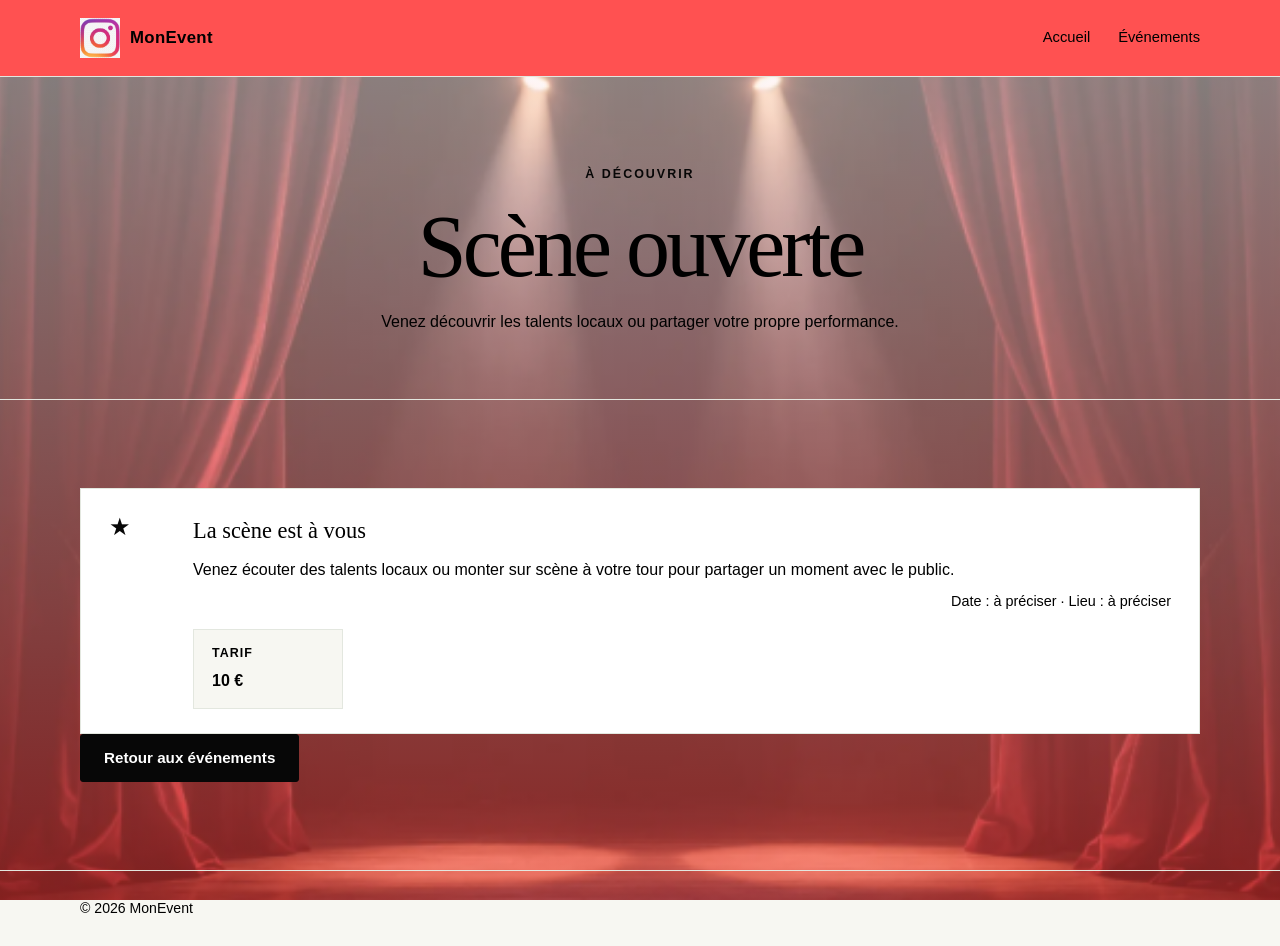
<file: MonEvent/evenement/Scène-ouverte.html>
<!doctype html>
<html lang="fr">
<head>
  <!-- Paramètres de la page : encodage, affichage mobile, description, titre et feuille de style. -->
  <meta charset="utf-8">
  <meta name="viewport" content="width=device-width, initial-scale=1">
  <meta name="description" content="Découvrez la scène ouverte proposée par MonEvent.">
  <title>Scène ouverte - MonEvent</title>
  <link rel="stylesheet" href="../style.css">
</head>
<body style="--site-background-image: url('image/scene-ouverte.png')">
  <!-- Fond personnalisable : chemin relatif au fichier style.css, dans le dossier image/. -->
  <!-- En-tête commun : identité du site et accès aux pages principales. -->
  <header class="site-header">
    <div class="container header-inner">
      <a class="brand" href="../index.html#accueil" aria-label="MonEvent, accueil">
        <img src="../image/instagram.png" alt="Logo Instagram">
        <span>MonEvent</span>
      </a>
      <!-- Navigation principale : retour à l'accueil ou à la liste complète. -->
      <nav class="navigation" aria-label="Navigation principale">
        <a href="../index.html">Accueil</a>
        <a href="../Evenements.html" aria-current="page">Événements</a>
      </nav>
    </div>
  </header>
  <!-- Contenu propre à cet événement. -->
  <main>
    <!-- Titre et présentation courte de l'événement. -->
    <section class="event-page-heading container">
      <p class="eyebrow">À découvrir</p>
      <h1>Scène ouverte</h1>
      <p>Venez découvrir les talents locaux ou partager votre propre performance.</p>
    </section>
    <!-- Détails pratiques : description, date, lieu et tarif. -->
    <section class="section event-section" aria-label="Informations sur l'événement">
      <div class="container">
        <!-- Fiche récapitulative de l'événement. -->
        <article class="event-item">
          <div class="event-number" aria-hidden="true">★</div>
          <div class="event-details">
            <h2>La scène est à vous</h2>
            <p>Venez écouter des talents locaux ou monter sur scène à votre tour pour partager un moment avec le public.</p>
            <!-- Date et lieu restent à préciser tant qu'ils ne sont pas communiqués. -->
            <p class="event-meta">Date : à préciser <span aria-hidden="true">·</span> Lieu : à préciser</p>
            <!-- Encadré affichant le prix annoncé. -->
            <aside class="info-card" aria-label="Tarif de l'événement">
              <p class="info-card-label">Tarif</p>
              <p><strong>10 €</strong></p>
            </aside>
          </div>
        </article>
        <!-- Lien de retour à la liste des événements. -->
        <a class="button" href="../Evenements.html">Retour aux événements</a>
      </div>
    </section>
  </main>
  <!-- Pied de page commun au site. -->
  <footer class="site-footer">
    <div class="container footer-inner"><p>© <span id="annee"></span> MonEvent</p></div>
  </footer>
  <!-- Met automatiquement l'année actuelle dans le pied de page. -->
  <script>document.getElementById("annee").textContent = new Date().getFullYear();</script>
</body>
</html>
</file>
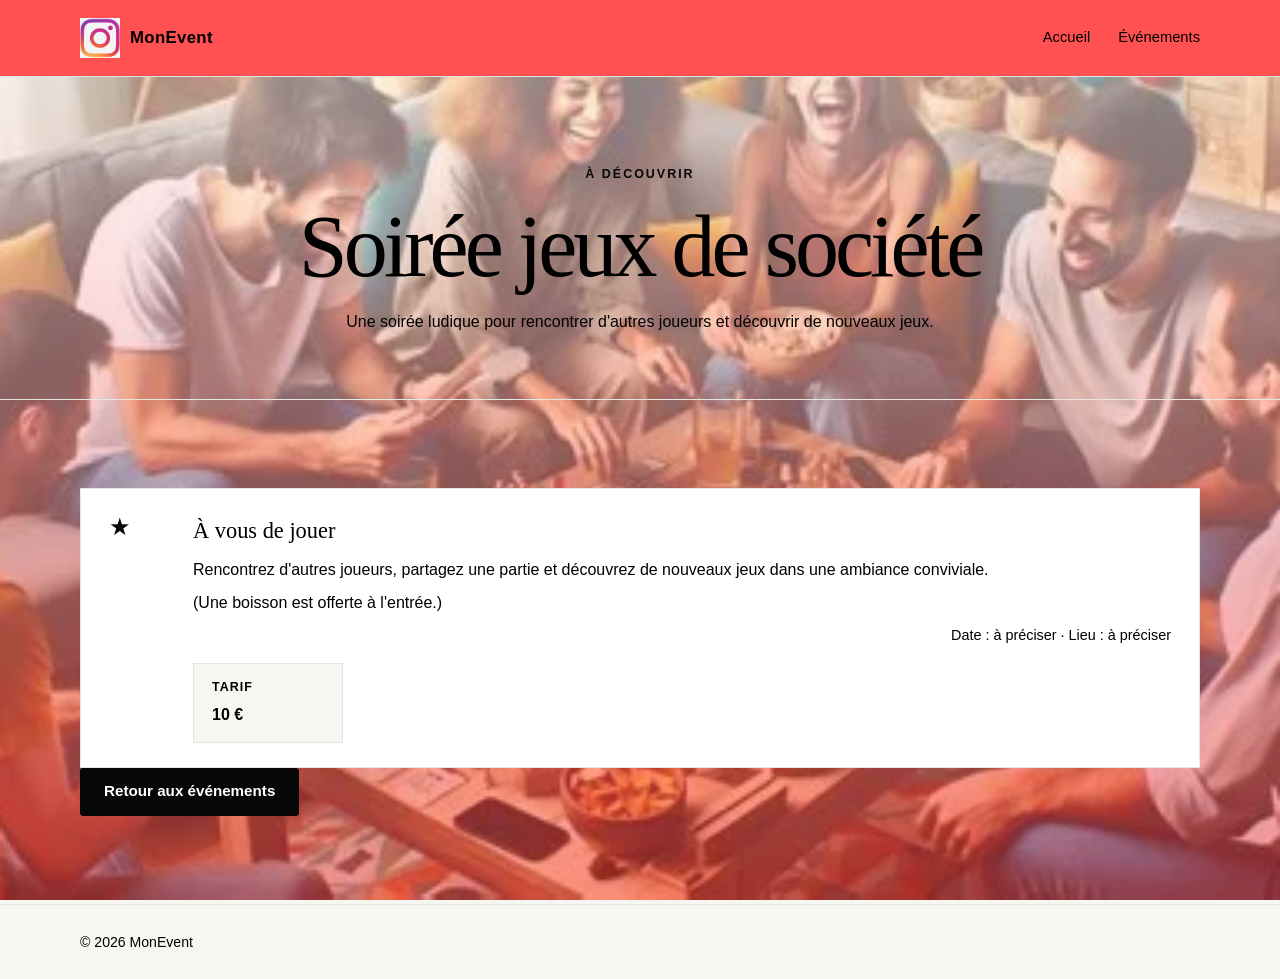
<file: MonEvent/evenement/Soirée-jeux-de-société.html>
<!doctype html>
<html lang="fr">
<head>
  <!-- Paramètres de la page : encodage, affichage mobile, description, titre et feuille de style. -->
  <meta charset="utf-8">
  <meta name="viewport" content="width=device-width, initial-scale=1">
  <meta name="description" content="Découvrez la soirée jeux de société proposée par MonEvent.">
  <title>Soirée jeux de société - MonEvent</title>
  <link rel="stylesheet" href="../style.css">
</head>
<body style="--site-background-image: url('image/jeu-société.png')">
  <!-- Fond personnalisable : chemin relatif au fichier style.css, dans le dossier image/. -->
  <!-- En-tête commun : identité du site et accès aux pages principales. -->
  <header class="site-header">
    <div class="container header-inner">
      <a class="brand" href="../index.html#accueil" aria-label="MonEvent, accueil">
        <img src="../image/instagram.png" alt="Logo Instagram">
        <span>MonEvent</span>
      </a>
      <!-- Navigation principale : retour à l'accueil ou à la liste complète. -->
      <nav class="navigation" aria-label="Navigation principale">
        <a href="../index.html">Accueil</a>
        <a href="../Evenements.html" aria-current="page">Événements</a>
      </nav>
    </div>
  </header>
  <!-- Contenu propre à cet événement. -->
  <main>
    <!-- Titre et présentation courte de l'événement. -->
    <section class="event-page-heading container">
      <p class="eyebrow">À découvrir</p>
      <h1>Soirée jeux de société</h1>
      <p>Une soirée ludique pour rencontrer d'autres joueurs et découvrir de nouveaux jeux.</p>
    </section>
    <!-- Détails pratiques : description, date, lieu et tarif. -->
    <section class="section event-section" aria-label="Informations sur l'événement">
      <div class="container">
        <!-- Fiche récapitulative de l'événement. -->
        <article class="event-item">
          <div class="event-number" aria-hidden="true">★</div>
          <div class="event-details">
            <h2>À vous de jouer</h2>
            <p>Rencontrez d'autres joueurs, partagez une partie et découvrez de nouveaux jeux dans une ambiance conviviale.</p>
            <p>(Une boisson est offerte à l'entrée.)</p>
            <!-- Date et lieu restent à préciser tant qu'ils ne sont pas communiqués. -->
            <p class="event-meta">Date : à préciser <span aria-hidden="true">·</span> Lieu : à préciser</p>
            <!-- Encadré affichant le prix annoncé. -->
            <aside class="info-card" aria-label="Tarif de l'événement">
              <p class="info-card-label">Tarif</p>
              <p><strong>10 €</strong></p>
            </aside>
          </div>
        </article>
        <!-- Lien de retour à la liste des événements. -->
        <a class="button" href="../Evenements.html">Retour aux événements</a>
      </div>
    </section>
  </main>
  <!-- Pied de page commun au site. -->
  <footer class="site-footer">
    <div class="container footer-inner"><p>© <span id="annee"></span> MonEvent</p></div>
  </footer>
  <!-- Met automatiquement l'année actuelle dans le pied de page. -->
  <script>document.getElementById("annee").textContent = new Date().getFullYear();</script>
</body>
</html>
</file>
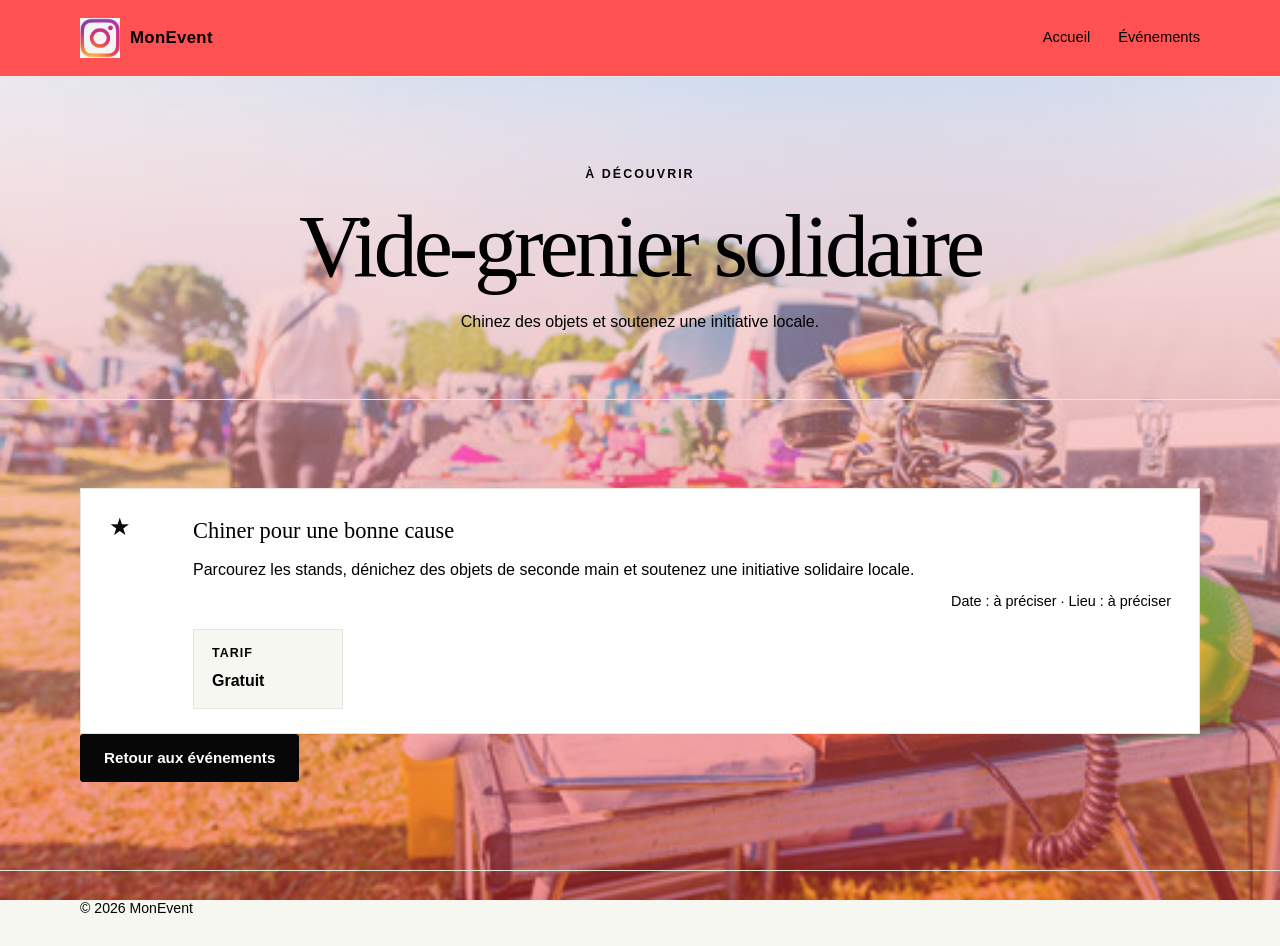
<file: MonEvent/evenement/Vide-grenier-solidaire.html>
<!doctype html>
<html lang="fr">
<head>
  <!-- Paramètres de la page : encodage, affichage mobile, description, titre et feuille de style. -->
  <meta charset="utf-8">
  <meta name="viewport" content="width=device-width, initial-scale=1">
  <meta name="description" content="Découvrez le vide-grenier solidaire proposé par MonEvent.">
  <title>Vide-grenier solidaire - MonEvent</title>
  <link rel="stylesheet" href="../style.css">
</head>
<body style="--site-background-image: url('image/Vide grenier.png')">
  <!-- Fond personnalisable : chemin relatif au fichier style.css, dans le dossier image/. -->
  <!-- En-tête commun : identité du site et accès aux pages principales. -->
  <header class="site-header">
    <div class="container header-inner">
      <a class="brand" href="../index.html#accueil" aria-label="MonEvent, accueil">
        <img src="../image/instagram.png" alt="Logo Instagram">
        <span>MonEvent</span>
      </a>
      <!-- Navigation principale : retour à l'accueil ou à la liste complète. -->
      <nav class="navigation" aria-label="Navigation principale">
        <a href="../index.html">Accueil</a>
        <a href="../Evenements.html" aria-current="page">Événements</a>
      </nav>
    </div>
  </header>
  <!-- Contenu propre à cet événement. -->
  <main>
    <!-- Titre et présentation courte de l'événement. -->
    <section class="event-page-heading container">
      <p class="eyebrow">À découvrir</p>
      <h1>Vide-grenier solidaire</h1>
      <p>Chinez des objets et soutenez une initiative locale.</p>
    </section>
    <!-- Détails pratiques : description, date, lieu et tarif. -->
    <section class="section event-section" aria-label="Informations sur l'événement">
      <div class="container">
        <!-- Fiche récapitulative de l'événement. -->
        <article class="event-item">
          <div class="event-number" aria-hidden="true">★</div>
          <div class="event-details">
            <h2>Chiner pour une bonne cause</h2>
            <p>Parcourez les stands, dénichez des objets de seconde main et soutenez une initiative solidaire locale.</p>
            <!-- Date et lieu restent à préciser tant qu'ils ne sont pas communiqués. -->
            <p class="event-meta">Date : à préciser <span aria-hidden="true">·</span> Lieu : à préciser</p>
            <!-- L'entrée à cette initiative solidaire est gratuite. -->
            <aside class="info-card" aria-label="Tarif de l'événement">
              <p class="info-card-label">Tarif</p>
              <p><strong>Gratuit</strong></p>
            </aside>
          </div>
        </article>
        <!-- Lien de retour à la liste des événements. -->
        <a class="button" href="../Evenements.html">Retour aux événements</a>
      </div>
    </section>
  </main>
  <!-- Pied de page commun au site. -->
  <footer class="site-footer">
    <div class="container footer-inner"><p>© <span id="annee"></span> MonEvent</p></div>
  </footer>
  <!-- Met automatiquement l'année actuelle dans le pied de page. -->
  <script>document.getElementById("annee").textContent = new Date().getFullYear();</script>
</body>
</html>
</file>
<file: MonEvent/style.css>
/* Variables globales : centralisent les couleurs et les réglages typographiques. */
:root {
  /* La palette clair permet de définir le thème de la page. */
  color-scheme: light;
  --ink: #000000;
  --muted: #000000;
  --paper: #f7f7f2;
  --surface: #fff;
  --accent: #070707;
  --line: #e3e7df;
  /* Image de fond par défaut; chaque page peut la remplacer via --site-background-image sur body. */
  --site-background-image: url("image/fond.png");
  /* Police principale utilisée par défaut dans toute la page. */
  font-family: "Segoe UI", Arial, sans-serif;
  /* Évite les styles artificiels appliqués par le navigateur aux polices. */
  font-synthesis: none;
  text-rendering: optimizeLegibility;
}

/* Inclut bordures et marges intérieures dans les dimensions des éléments. */
* {
  box-sizing: border-box;
}

/* Active le défilement fluide lorsque l'on clique sur les liens de navigation. */
html {
  scroll-behavior: smooth;
}

/* Style général de la page : supprime la marge par défaut et applique les couleurs. */
body {
  margin: 0;
  color: var(--ink);
  background-color: var(--paper);
  /* Le voile clair garde le texte lisible tout en laissant apparaître l'image de fond. */
  background-image:
    linear-gradient(rgba(255, 255, 255, 0.5), rgba(248, 54, 54, 0.5)),
    var(--site-background-image);
  background-position: center;
  background-repeat: no-repeat;
  background-attachment: fixed;
  background-size: cover;
  line-height: 1.6;
}

/* Les liens reprennent la couleur du texte autour d'eux, sauf style spécifique. */
a {
  color: inherit;
}

/* Conteneur partagé : limite la largeur du contenu et le centre horizontalement. */
.container {
  width: min(1120px, calc(100% - 48px));
  margin: 0 auto;
}

/* En-tête : fine séparation et fond légèrement translucide. */
.site-header {
  border-bottom: 1px solid var(--line);
  background: rgb(255, 81, 81);
}

/* Aligne le nom du site et la navigation sur une même ligne. */
.header-inner {
  min-height: 76px;
  display: flex;
  align-items: center;
  justify-content: space-between;
  gap: 24px;
}

/* Apparence du nom ou logo textuel dans l'en-tête. */
.brand {
  display: flex;
  align-items: center;
  gap: 10px;
  color: var(--ink);
  font-size: 1.05rem;
  font-weight: 700;
  letter-spacing: 0.02em;
  text-decoration: none;
}

/* Taille du logo image dans l'en-tête. */
.brand img {
  display: block;
  width: 40px;
  height: 40px;
  object-fit: contain;
}

/* Place les liens de navigation en ligne et permet leur retour à la ligne. */
.navigation {
  display: flex;
  flex-wrap: wrap;
  gap: 28px;
}

/* Apparence des liens de navigation au repos. */
.navigation a {
  color: var(--muted);
  font-size: 0.92rem;
  text-decoration: none;
}

/* Met en évidence un lien lorsque la souris le survole ou qu'il reçoit le focus clavier. */
.navigation a:hover,
.navigation a:focus-visible {
  color: var(--accent);
  text-decoration: underline var(--accent);
  background: rgb(226, 148, 148);
}

/* Grand bloc d'accueil : espace généreux et contenu centré. */
.hero {
  padding: clamp(80px, 13vw, 156px) 0;
  text-align: center;
}

/* Petit texte d'introduction affiché au-dessus des titres. */
.eyebrow {
  margin: 0 0 16px;
  color: var(--accent);
  font-size: 0.78rem;
  font-weight: 700;
  letter-spacing: 0.16em;
  text-transform: uppercase;
}

/* Supprime la marge supérieure par défaut des titres et paragraphes. */
h1,
h2,
h3,
p {
  margin-top: 0;
}

/* Titre principal : sa taille s'adapte à la largeur de l'écran. */
h1 {
  max-width: 820px;
  margin: 0 auto 20px;
  font-family: Georgia, "Times New Roman", serif;
  font-size: clamp(2.7rem, 7vw, 5.5rem);
  font-weight: 400;
  letter-spacing: -0.045em;
  line-height: 1.05;
}

/* Texte d'introduction de l'accueil : largeur limitée pour rester lisible. */
.hero-copy {
  max-width: 620px;
  margin: 0 auto 32px;
  color: var(--muted);
  font-size: clamp(1rem, 2vw, 1.2rem);
}

/* Bouton principal : affichage en ligne, dimensions confortables et couleur d'accent. */
.button {
  display: inline-flex;
  min-height: 48px;
  align-items: center;
  justify-content: center;
  padding: 0 23px;
  border: 1px solid var(--accent);
  border-radius: 3px;
  color: #fff;
  background: var(--accent);
  font-size: 0.95rem;
  font-weight: 600;
  text-decoration: none;
  transition: background-color 150ms ease, color 150ms ease;
}

/* Le bouton devient transparent au survol et au focus clavier. */
.button:hover,
.button:focus-visible {
  color: var(--accent);
  background: transparent;
}

/* Sections sous l'accueil : espacement vertical et ligne de séparation supérieure. */
.section {
  padding: 88px 0;
  border-top: 1px solid var(--line);
}

/* Limite la largeur des introductions de section et les sépare de leur contenu. */
.section-heading {
  max-width: 650px;
  margin-bottom: 40px;
}

/* Titres des sections : police serif et taille adaptative. */
.section-heading h2 {
  margin-bottom: 12px;
  font-family: Georgia, "Times New Roman", serif;
  font-size: clamp(2rem, 4vw, 3.2rem);
  font-weight: 400;
  letter-spacing: -0.03em;
  line-height: 1.15;
}

/* En-tête de la page des événements : titre et introduction centrés. */
.event-page-heading {
  padding-top: 88px;
  padding-bottom: 48px;
  text-align: center;
}

.event-page-heading h1 {
  margin-bottom: 16px;
}

.event-page-heading > p:last-child {
  color: var(--muted);
}

/* Liste verticale d'événements, sans les marqueurs par défaut du navigateur. */
.event-list {
  display: grid;
  gap: 14px;
  padding-left: 0;
  list-style: none;
}

/* Chaque événement est présenté comme une ligne avec son numéro et ses détails. */
.event-item {
  display: grid;
  grid-template-columns: 64px 1fr;
  align-items: start;
  gap: 20px;
  padding: 24px 28px;
  border: 1px solid var(--line);
  background: var(--surface);
}

.event-number {
  color: var(--accent);
  font-family: Georgia, "Times New Roman", serif;
  font-size: 1.5rem;
  line-height: 1.2;
}

.event-details h2 {
  margin-bottom: 8px;
  font-family: Georgia, "Times New Roman", serif;
  font-size: 1.4rem;
  font-weight: 400;
}

.event-details p {
  margin-bottom: 8px;
  color: var(--muted);
}

.event-details .event-meta {
  margin-bottom: 0;
  font-size: 0.9rem;
  text-align: right;
}

/* Encadré pour mettre en évidence une information pratique de l'événement. */
.info-card {
  display: inline-block;
  min-width: 150px;
  margin-top: 16px;
  padding: 14px 18px;
  border: 1px solid var(--line);
  background: var(--paper);
}

.info-card p {
  margin: 0;
}

.info-card .info-card-label {
  margin-bottom: 4px;
  color: var(--muted);
  font-size: 0.78rem;
  font-weight: 700;
  letter-spacing: 0.08em;
  text-transform: uppercase;
}

/* Utilise la couleur secondaire pour les textes descriptifs. */
.section-heading p,
.card p {
  color: var(--muted);
}

/* Affiche les rubriques dans une grille de trois colonnes sur grand écran. */
.cards {
  display: grid;
  grid-template-columns: repeat(3, minmax(0, 1fr));
  gap: 20px;
}

/* Carte individuelle d'une rubrique : bordure, fond blanc et espace intérieur. */
.card {
  min-height: 210px;
  padding: 28px;
  border: 1px solid var(--line);
  background: var(--surface);
}

/* Titre de chaque carte. */
.card h3 {
  margin-bottom: 12px;
  font-family: Georgia, "Times New Roman", serif;
  font-size: 1.45rem;
  font-weight: 400;
}

/* Évite un espace inutile sous le texte d'une carte. */
.card p {
  margin-bottom: 5px;
}

/* Bloc de contact : fond distinct et contenu centré. */
.contact {
  padding: 76px 32px;
  background: #e9eee8;
  text-align: center;
}

/* Titre du bloc de contact. */
.contact h2 {
  margin-bottom: 14px;
  font-family: Georgia, "Times New Roman", serif;
  font-size: clamp(2rem, 4vw, 3.1rem);
  font-weight: 400;
}

/* Texte du bloc de contact : centré et limité en largeur. */
.contact p {
  max-width: 560px;
  margin: 0 auto 26px;
  color: var(--muted);
}

/* Pied de page : séparation avec le contenu et texte secondaire. */
.site-footer {
  padding: 26px 0;
  border-top: 1px solid var(--line);
  color: var(--muted);
  font-size: 0.88rem;
}

/* Aligne les éléments du pied de page en laissant de l'espace entre eux. */
.footer-inner {
  display: flex;
  flex-wrap: wrap;
  align-items: center;
  justify-content: space-between;
  gap: 12px;
}

/* Retire les marges par défaut des paragraphes du pied de page. */
.site-footer p {
  margin: 0;
}

.users-section {
  padding-top: 48px;
}

.users-table-wrapper {
  overflow-x: auto;
  background: var(--surface);
}

.users-table {
  width: 100%;
  border-collapse: collapse;
  text-align: left;
}

.users-table caption {
  padding: 12px;
  font-weight: 600;
  text-align: left;
}

.users-table th,
.users-table td {
  padding: 12px 16px;
  border: 1px solid var(--line);
}

.users-table th {
  background: var(--paper);
}

.users-error,
.users-empty {
  padding: 20px;
  border: 1px solid var(--line);
  background: var(--surface);
}

.users-error {
  color: #8b0000;
}

.login-form {
  display: grid;
  gap: 12px;
  width: min(100%, 480px);
  margin: 0 auto;
  padding: 28px;
  border: 1px solid var(--line);
  background: var(--surface);
}

.login-form label {
  font-weight: 600;
}

.login-form input {
  width: 100%;
  min-height: 44px;
  margin-bottom: 8px;
  padding: 8px 12px;
  border: 1px solid var(--line);
  border-radius: 3px;
  font: inherit;
}

.login-form input:focus-visible {
  outline: 2px solid var(--accent);
  outline-offset: 2px;
}

.login-form .button,
.users-actions .button {
  font: inherit;
  cursor: pointer;
}

.users-actions {
  display: flex;
  justify-content: flex-end;
  margin-bottom: 20px;
}

/* Ajustements pour les petits écrans, jusqu'à 700 pixels de largeur. */
@media (max-width: 700px) {
  /* Réduit les marges latérales et limite la largeur sur téléphone. */
  .container {
    width: min(100% - 32px, 540px);
  }

  /* Place le nom et la navigation l'un au-dessus de l'autre. */
  .header-inner {
    min-height: 68px;
    align-items: flex-start;
    flex-direction: column;
    justify-content: center;
    gap: 8px;
    padding: 14px 0;
  }

  /* Resserre l'espace entre les liens de navigation. */
  .navigation {
    gap: 18px;
  }

  /* Réduit l'espace vertical des sections sur petit écran. */
  .section {
    padding: 64px 0;
  }

  /* Resserre les espacements de la page des événements sur mobile. */
  .event-page-heading {
    padding-top: 64px;
    padding-bottom: 32px;
  }

  .event-item {
    grid-template-columns: 40px 1fr;
    gap: 12px;
    padding: 20px 16px;
  }

  /* Affiche les cartes sur une seule colonne. */
  .cards {
    grid-template-columns: 1fr;
  }

  /* Réduit l'écart entre les cartes empilées. */
  .cards {
    gap: 14px;
  }

  /* La hauteur des cartes s'adapte au texte sur mobile. */
  .card {
    min-height: auto;
  }
}
</file>
